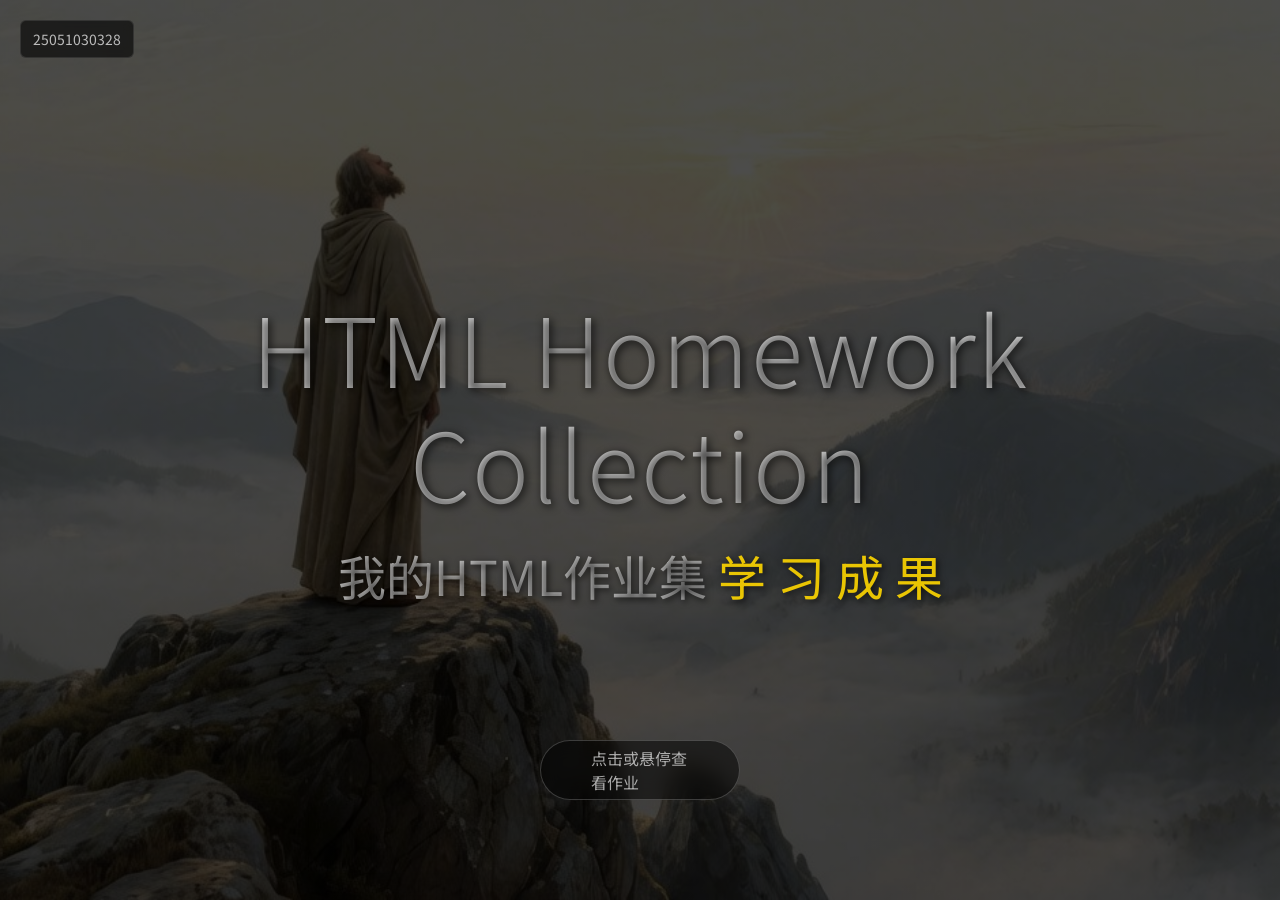
<file: index.html>
<!DOCTYPE html>
<html lang="zh-CN">
<head>
    <meta charset="UTF-8">
    <meta name="viewport" content="width=device-width, initial-scale=1.0">
    <title>我的HTML作业集</title>
    <style>
        * {
            margin: 0;
            padding: 0;
            box-sizing: border-box;
        }

        body {
            font-family: 'Noto Sans SC', 'Segoe UI', sans-serif;
            background: 
                linear-gradient(rgba(0, 0, 0, 0.7), rgba(0, 0, 0, 0.7)),
                url('background-photo.jpg') center/cover fixed;
            min-height: 100vh;
            color: #e0e0e0;
            overflow-x: hidden;
            position: relative;
        }

        .stars-container {
            position: fixed;
            top: 0;
            left: 0;
            width: 100%;
            height: 100%;
            pointer-events: none;
            z-index: 1;
        }

        .star {
            position: absolute;
            background-color: rgba(255, 255, 255, 0.9);
            border-radius: 50%;
            pointer-events: none;
        }

        .star.small {
            width: 1px;
            height: 1px;
            box-shadow: 0 0 2px rgba(255, 255, 255, 0.7);
        }

        .star.medium {
            width: 2px;
            height: 2px;
            box-shadow: 0 0 3px rgba(255, 255, 255, 0.8);
        }

        .star.large {
            width: 3px;
            height: 3px;
            box-shadow: 0 0 4px rgba(255, 255, 255, 0.9);
        }

        .student-id {
            position: fixed;
            top: 20px;
            left: 20px;
            font-size: 14px;
            color: #bbb;
            padding: 8px 12px;
            background: rgba(0, 0, 0, 0.6);
            border-radius: 6px;
            border: 1px solid rgba(255, 255, 255, 0.1);
            z-index: 10;
            backdrop-filter: blur(5px);
        }

        .text-background {
            position: fixed;
            top: 0;
            left: 0;
            width: 100%;
            height: 100%;
            display: flex;
            flex-direction: column;
            justify-content: center;
            align-items: center;
            z-index: 2;
            pointer-events: none;
        }

        .background-text {
            text-align: center;
            width: 100%;
            padding: 20px;
        }

        .background-english {
            font-size: 6rem;
            font-weight: 300;
            line-height: 1.2;
            letter-spacing: 2px;
            text-shadow: 2px 2px 8px rgba(0, 0, 0, 0.8);
            animation: englishFlow 15s ease-in-out infinite alternate;
            background: linear-gradient(45deg, 
                rgba(255, 255, 255, 0.9) 0%, 
                rgba(255, 255, 255, 0.7) 50%, 
                rgba(255, 255, 255, 0.9) 100%);
            -webkit-background-clip: text;
            background-clip: text;
            color: transparent;
        }

        .background-chinese {
            font-size: 3rem;
            font-weight: 400;
            line-height: 1.5;
            margin-top: 20px;
            animation: chineseFlow 12s ease-in-out infinite alternate;
            text-shadow: 2px 2px 6px rgba(0, 0, 0, 0.7);
            background: linear-gradient(45deg, 
                rgba(255, 255, 255, 0.8) 0%, 
                rgba(255, 255, 255, 0.6) 50%, 
                rgba(255, 255, 255, 0.8) 100%);
            -webkit-background-clip: text;
            background-clip: text;
            color: transparent;
        }

        /* 涟漪扩散效果 */
        .ripple-style {
            display: inline-block;
            position: relative;
        }

        .ripple-style .quan, 
        .ripple-style .li, 
        .ripple-style .yi, 
        .ripple-style .zhi {
            display: inline-block;
            position: relative;
            color: rgba(255, 215, 0, 0.9);
            animation: rippleEffect 3s ease-in-out infinite;
        }

        .ripple-style .quan { animation-delay: 0s; }
        .ripple-style .li { animation-delay: 0.3s; }
        .ripple-style .yi { animation-delay: 0.6s; }
        .ripple-style .zhi { animation-delay: 0.9s; }

        @keyframes rippleEffect {
            0%, 100% {
                transform: scale(1);
                opacity: 0.8;
                text-shadow: 0 0 0 rgba(255, 215, 0, 0);
            }
            50% {
                transform: scale(1.2);
                opacity: 1;
                text-shadow: 0 0 20px rgba(255, 215, 0, 0.5);
            }
        }

        .hover-area {
            position: fixed;
            bottom: 100px;
            left: 50%;
            transform: translateX(-50%);
            width: 200px;
            height: 60px;
            background: rgba(0, 0, 0, 0.5);
            backdrop-filter: blur(10px);
            z-index: 5;
            cursor: pointer;
            border-radius: 30px;
            transition: all 0.5s ease;
            border: 1px solid rgba(255, 255, 255, 0.2);
        }

        .hover-area:hover {
            background: rgba(0, 0, 0, 0.7);
            border-color: rgba(255, 255, 255, 0.3);
            box-shadow: 0 0 30px rgba(255, 255, 255, 0.2);
            transform: translateX(-50%) scale(1.05);
        }

        .hover-area:hover .hover-text {
            opacity: 1;
            color: #fff;
        }

        .hover-text {
            position: absolute;
            top: 50%;
            left: 50%;
            transform: translate(-50%, -50%);
            color: rgba(255, 255, 255, 0.8);
            font-size: 16px;
            opacity: 0.8;
            transition: all 0.5s ease;
            pointer-events: none;
        }

        .nav-popup {
            position: fixed;
            top: 50%;
            left: 50%;
            transform: translate(-50%, -50%) scale(0);
            width: 700px;
            max-height: 80vh;
            background: rgba(0, 0, 0, 0.85);
            backdrop-filter: blur(20px);
            border-radius: 15px;
            border: 1px solid rgba(255, 255, 255, 0.1);
            box-shadow: 0 20px 60px rgba(0, 0, 0, 0.8);
            z-index: 100;
            overflow: hidden;
            opacity: 0;
            transition: all 0.6s cubic-bezier(0.4, 0, 0.2, 1);
        }

        .nav-popup.active {
            opacity: 1;
            transform: translate(-50%, -50%) scale(1);
        }

        .popup-header {
            padding: 20px 30px;
            border-bottom: 1px solid rgba(255, 255, 255, 0.1);
            display: flex;
            justify-content: space-between;
            align-items: center;
            background: rgba(0, 0, 0, 0.5);
        }

        .popup-title {
            font-size: 24px;
            color: #fff;
            font-weight: 500;
        }

        .close-popup {
            background: none;
            border: none;
            color: #bbb;
            font-size: 20px;
            cursor: pointer;
            padding: 5px;
            border-radius: 50%;
            width: 30px;
            height: 30px;
            display: flex;
            align-items: center;
            justify-content: center;
            transition: all 0.3s ease;
        }

        .close-popup:hover {
            background: rgba(255, 255, 255, 0.1);
            color: #fff;
        }

        .popup-content {
            padding: 30px;
            max-height: 60vh;
            overflow-y: auto;
        }

        .homework-list {
            display: grid;
            grid-template-columns: repeat(auto-fill, minmax(220px, 1fr));
            gap: 20px;
            margin-bottom: 30px;
        }

        .homework-card {
            background: rgba(255, 255, 255, 0.08);
            border-radius: 8px;
            padding: 20px;
            border: 1px solid rgba(255, 255, 255, 0.1);
            transition: all 0.3s ease;
            cursor: pointer;
            text-align: center;
            backdrop-filter: blur(5px);
            position: relative;
        }

        .homework-card:hover {
            background: rgba(255, 255, 255, 0.15);
            border-color: rgba(255, 255, 255, 0.3);
            transform: translateY(-5px);
            box-shadow: 0 10px 20px rgba(0, 0, 0, 0.3);
        }

        .homework-card a {
            color: #ccc;
            text-decoration: none;
            font-size: 16px;
            display: block;
        }

        .homework-card a:hover {
            color: #ffd700;
        }

        .folder-badge {
            position: absolute;
            top: 10px;
            right: 10px;
            background: rgba(255, 215, 0, 0.2);
            color: #ffd700;
            font-size: 12px;
            padding: 2px 8px;
            border-radius: 12px;
            border: 1px solid rgba(255, 215, 0, 0.3);
        }

        .file-badge {
            position: absolute;
            top: 10px;
            right: 10px;
            background: rgba(100, 200, 255, 0.2);
            color: #64c8ff;
            font-size: 12px;
            padding: 2px 8px;
            border-radius: 12px;
            border: 1px solid rgba(100, 200, 255, 0.3);
        }

        .instructions {
            margin-top: 30px;
            padding: 20px;
            background: rgba(255, 255, 255, 0.08);
            border-radius: 8px;
            border: 1px solid rgba(255, 255, 255, 0.1);
            backdrop-filter: blur(5px);
        }

        .instructions h3 {
            color: #fff;
            margin-bottom: 15px;
            font-size: 18px;
        }

        .instructions h4 {
            color: #ddd;
            margin: 20px 0 10px 0;
            font-size: 16px;
        }

        .instructions p {
            color: #bbb;
            line-height: 1.6;
            margin-bottom: 10px;
        }

        .instructions code {
            background: rgba(255, 255, 255, 0.1);
            padding: 2px 6px;
            border-radius: 4px;
            font-family: 'Courier New', monospace;
            color: #ffd700;
        }

        .instructions ol, .instructions ul {
            margin-left: 20px;
            color: #bbb;
            line-height: 1.6;
        }

        .instructions li {
            margin-bottom: 8px;
        }

        .structure-tree {
            background: rgba(0, 0, 0, 0.3);
            border-radius: 6px;
            padding: 15px;
            margin: 10px 0;
            font-family: 'Courier New', monospace;
            color: #64c8ff;
        }

        .popup-overlay {
            position: fixed;
            top: 0;
            left: 0;
            width: 100%;
            height: 100%;
            background: rgba(0, 0, 0, 0.6);
            backdrop-filter: blur(5px);
            z-index: 99;
            opacity: 0;
            visibility: hidden;
            transition: all 0.5s ease;
        }

        .popup-overlay.active {
            opacity: 1;
            visibility: visible;
        }

        .mouse-trail {
            position: fixed;
            top: 0;
            left: 0;
            width: 100%;
            height: 100%;
            pointer-events: none;
            z-index: 2;
        }

        .trail-dot {
            position: absolute;
            width: 6px;
            height: 6px;
            background: rgba(255, 255, 255, 0.6);
            border-radius: 50%;
            pointer-events: none;
            box-shadow: 0 0 10px rgba(255, 255, 255, 0.5);
            transition: transform 0.2s ease-out, opacity 1s ease-out;
        }

        @keyframes englishFlow {
            0% {
                transform: translateY(0) scale(1);
                filter: blur(2px);
            }
            25% {
                transform: translateY(-10px) scale(1.02);
                filter: blur(1px);
            }
            50% {
                transform: translateY(5px) scale(0.98);
                filter: blur(0.5px);
            }
            75% {
                transform: translateY(-5px) scale(1.01);
                filter: blur(1.5px);
            }
            100% {
                transform: translateY(0) scale(1);
                filter: blur(2px);
            }
        }

        @keyframes chineseFlow {
            0% {
                transform: translateX(0) scale(1);
                filter: blur(1.5px);
            }
            33% {
                transform: translateX(10px) scale(0.99);
                filter: blur(0.5px);
            }
            66% {
                transform: translateX(-10px) scale(1.01);
                filter: blur(1px);
            }
            100% {
                transform: translateX(0) scale(1);
                filter: blur(1.5px);
            }
        }

        @media (max-width: 1024px) {
            .background-english {
                font-size: 5rem;
            }
            
            .background-chinese {
                font-size: 2.5rem;
            }
            
            .nav-popup {
                width: 80%;
            }
        }

        @media (max-width: 768px) {
            .background-english {
                font-size: 3rem;
            }
            
            .background-chinese {
                font-size: 1.5rem;
            }
            
            .nav-popup {
                width: 90%;
                max-height: 70vh;
            }
            
            .homework-list {
                grid-template-columns: 1fr;
            }
            
            .student-id {
                top: 10px;
                left: 10px;
                font-size: 12px;
                padding: 6px 10px;
            }
        }
    </style>
    <link href="https://fonts.googleapis.com/css2?family=Noto+Sans+SC:wght@300;400;500&display=swap" rel="stylesheet">
</head>
<body>
    <div class="student-id">25051030328</div>
    
    <div class="text-background" id="textBackground">
        <div class="background-text">
            <div class="background-english" id="backgroundEnglish">HTML Homework Collection</div>
            <div class="background-chinese" id="backgroundChinese">
                我的HTML作业集
                <span class="ripple-style" id="dynamicText">
                    <span class="quan">学</span>
                    <span class="li">习</span>
                    <span class="yi">成</span>
                    <span class="zhi">果</span>
                </span>
            </div>
        </div>
    </div>
    
    <div class="stars-container" id="starsContainer"></div>
    <div class="mouse-trail" id="mouseTrail"></div>
    
    <div class="hover-area" id="hoverArea">
        <div class="hover-text">点击或悬停查看作业</div>
    </div>
    
    <div class="popup-overlay" id="popupOverlay"></div>
    
    <div class="nav-popup" id="navPopup">
        <div class="popup-header">
            <h3 class="popup-title">我的HTML作业</h3>
            <button class="close-popup" id="closePopup">×</button>
        </div>
        <div class="popup-content">
    <div id="homeworkList" class="homework-list"></div> 
    <div class="instructions">                           
    </div>
</div>
        <div class="popup-content">


    <script>
        // 星点系统
        class EnhancedStarSystem {
            constructor(container) {
                this.container = container;
                this.totalStarCount = 150;
                this.activeStars = 0;
                this.starPool = [];
                this.isRunning = true;
                this.maxConcurrentStars = 30;
                this.starGenerationInterval = null;
            }
            
            init() {
                for (let i = 0; i < this.totalStarCount; i++) {
                    const star = document.createElement('div');
                    star.style.position = 'absolute';
                    star.style.borderRadius = '50%';
                    star.style.pointerEvents = 'none';
                    star.style.opacity = '0';
                    star.style.transform = 'scale(0)';
                    
                    this.container.appendChild(star);
                    this.starPool.push({
                        element: star,
                        active: false,
                        size: null,
                        x: 0,
                        y: 0
                    });
                }
                
                this.startStarGeneration();
                
                this.starGenerationInterval = setInterval(() => {
                    this.generateBatchOfStars();
                }, 100);
            }
            
            getRandomPosition() {
                return {
                    x: Math.random() * 100,
                    y: Math.random() * 100
                };
            }
            
            getRandomSize() {
                const rand = Math.random();
                if (rand < 0.7) return 'small';
                if (rand < 0.9) return 'medium';
                return 'large';
            }
            
            getSizeProperties(size) {
                const sizes = {
                    small: { width: 1, height: 1, boxShadow: '0 0 2px rgba(255, 255, 255, 0.7)' },
                    medium: { width: 2, height: 2, boxShadow: '0 0 3px rgba(255, 255, 255, 0.8)' },
                    large: { width: 3, height: 3, boxShadow: '0 0 4px rgba(255, 255, 255, 0.9)' }
                };
                return sizes[size];
            }
            
            activateStar(star) {
                const size = this.getRandomSize();
                const pos = this.getRandomPosition();
                const sizeProps = this.getSizeProperties(size);
                
                const fadeInDuration = 500 + Math.random() * 800;
                const stayDuration = 800 + Math.random() * 1200;
                const fadeOutDuration = 400 + Math.random() * 600;
                const delay = Math.random() * 300;
                
                star.element.className = `star ${size}`;
                star.element.style.left = `${pos.x}%`;
                star.element.style.top = `${pos.y}%`;
                star.element.style.width = `${sizeProps.width}px`;
                star.element.style.height = `${sizeProps.height}px`;
                star.element.style.boxShadow = sizeProps.boxShadow;
                star.element.style.background = 'rgba(255, 255, 255, 0.9)';
                
                star.active = true;
                star.size = size;
                star.x = pos.x;
                star.y = pos.y;
                this.activeStars++;
                
                const sequence = [
                    { opacity: 0, transform: 'scale(0)', offset: 0 },
                    { opacity: 1, transform: 'scale(1)', offset: 0.4 },
                    { opacity: 1, transform: 'scale(1.1)', offset: 0.6 },
                    { opacity: 0.8, transform: 'scale(1)', offset: 0.8 },
                    { opacity: 0, transform: 'scale(0)', offset: 1 }
                ];
                
                const duration = fadeInDuration + stayDuration + fadeOutDuration;
                const keyframeTimes = [
                    0,
                    fadeInDuration / duration,
                    (fadeInDuration + stayDuration * 0.4) / duration,
                    (fadeInDuration + stayDuration * 0.8) / duration,
                    1
                ];
                
                const adjustedSequence = sequence.map((frame, index) => ({
                    ...frame,
                    offset: keyframeTimes[index]
                }));
                
                setTimeout(() => {
                    if (!this.isRunning) return;
                    
                    const animation = star.element.animate(adjustedSequence, {
                        duration: duration,
                        easing: 'cubic-bezier(0.4, 0, 0.2, 1)'
                    });
                    
                    animation.onfinish = () => {
                        star.active = false;
                        star.element.style.opacity = '0';
                        star.element.style.transform = 'scale(0)';
                        this.activeStars--;
                        
                        if (this.isRunning) {
                            const nextDelay = 300 + Math.random() * 1500;
                            setTimeout(() => this.activateStar(star), nextDelay);
                        }
                    };
                }, delay);
            }
            
            generateBatchOfStars() {
                if (!this.isRunning) return;
                
                if (this.activeStars < this.maxConcurrentStars) {
                    const neededStars = Math.min(5, this.maxConcurrentStars - this.activeStars);
                    
                    for (let i = 0; i < neededStars; i++) {
                        const availableStars = this.starPool.filter(star => !star.active);
                        if (availableStars.length > 0) {
                            const randomStar = availableStars[Math.floor(Math.random() * availableStars.length)];
                            this.activateStar(randomStar);
                        } else {
                            break;
                        }
                    }
                }
            }
            
            startStarGeneration() {
                const initialActiveStars = Math.min(15, this.maxConcurrentStars);
                
                for (let i = 0; i < initialActiveStars; i++) {
                    setTimeout(() => {
                        const availableStars = this.starPool.filter(star => !star.active);
                        if (availableStars.length > 0) {
                            const randomStar = availableStars[Math.floor(Math.random() * availableStars.length)];
                            this.activateStar(randomStar);
                        }
                    }, i * 100);
                }
            }
            
            stop() {
                this.isRunning = false;
                if (this.starGenerationInterval) {
                    clearInterval(this.starGenerationInterval);
                }
            }
        }
        
        // 鼠标轨迹效果
        class MouseTrailEffect {
            constructor(container) {
                this.container = container;
                this.trailLength = 20;
                this.trailPoints = [];
                this.trailDots = [];
                this.lastMouseX = 0;
                this.lastMouseY = 0;
                this.trailAnimation = null;
                
                this.init();
            }
            
            init() {
                for (let i = 0; i < this.trailLength; i++) {
                    const dot = document.createElement('div');
                    dot.className = 'trail-dot';
                    dot.style.opacity = '0';
                    dot.style.transform = 'scale(0)';
                    this.container.appendChild(dot);
                    this.trailDots.push(dot);
                }
                
                window.addEventListener('mousemove', (e) => this.onMouseMove(e));
                this.startAnimation();
            }
            
            onMouseMove(e) {
                this.lastMouseX = e.clientX;
                this.lastMouseY = e.clientY;
                
                this.trailPoints.unshift({ x: e.clientX, y: e.clientY });
                if (this.trailPoints.length > this.trailLength) {
                    this.trailPoints.pop();
                }
            }
            
            startAnimation() {
                const animate = () => {
                    for (let i = 0; i < this.trailDots.length; i++) {
                        const dot = this.trailDots[i];
                        if (i < this.trailPoints.length) {
                            const point = this.trailPoints[i];
                            const scale = 1 - (i / this.trailLength) * 0.7;
                            const opacity = 1 - (i / this.trailLength) * 0.9;
                            
                            dot.style.left = `${point.x}px`;
                            dot.style.top = `${point.y}px`;
                            dot.style.opacity = opacity;
                            dot.style.transform = `scale(${scale})`;
                            
                            const colorValue = Math.floor(255 - (i / this.trailLength) * 100);
                            dot.style.background = `rgba(${colorValue}, ${colorValue}, 255, 0.7)`;
                        } else {
                            dot.style.opacity = '0';
                        }
                    }
                    
                    this.trailAnimation = requestAnimationFrame(animate);
                };
                
                animate();
            }
            
            stop() {
                if (this.trailAnimation) {
                    cancelAnimationFrame(this.trailAnimation);
                }
            }
        }
        
        // 增强的HTML作业管理器
        class EnhancedHomeworkManager {
            constructor() {
                this.popup = document.getElementById('navPopup');
                this.overlay = document.getElementById('popupOverlay');
                this.closeBtn = document.getElementById('closePopup');
                this.homeworkList = document.getElementById('homeworkList');
                this.isOpen = false;
                
                this.init();
            }
            
            init() {
                this.loadHomeworkData();
                this.setupEventListeners();
            }
            
            // HTML作业数据 - 支持单文件和多文件作业
            //
            //
            //
            //在这里创建作业按钮
            //
            //
            //
            //
            loadHomeworkData() {
                const homeworks = [
                    {
                        name: "练习一：十四届全国人大四次会议新闻报道", 
                        url: "homeworks/practice_one.html", 
                        type: "single"
                    },
                    {
                        name: "练习三:Claude Code介绍", 
                        url: "homeworks/practice_two/index.html", 
                        type: "folder" 
                    },
                    {
                        name:"练习四:如何培养认真严谨的习惯",
                        url:"homeworks/practice_four/index.html",
                        type:"folder"
                    },
                    {
                        name:"练习五:制作渐变色的网页",
                        url:"homeworks/practice_five.html",
                        type:"single"
                    },
                    {
                        name:"练习六：调整图片位置",
                            url:"homeworks/practice_six/index.html",
                            type:"folder"
                    },
                    {
                        name:"练习七：网站注册",
                        url:"homeworks/practice_seven/index.html",
                        type:"folder"
                    },
                    {
                        name:"大作业",
                        url:"homeworks/大作业/主页面.html",
                        type:"folder"
                    }
                    
                ];
                
                this.renderHomeworks(homeworks);
            }
            
            renderHomeworks(homeworks) {
                this.homeworkList.innerHTML = '';
                
                if (homeworks.length === 0) {
                    this.homeworkList.innerHTML = '<p style="color: #888; text-align: center; grid-column: 1 / -1;">还没有添加HTML作业，请查看下方添加方法</p>';
                    return;
                }
                
                homeworks.forEach(homework => {
                    const card = this.createHomeworkCard(homework);
                    this.homeworkList.appendChild(card);
                });
            }
            
            createHomeworkCard(homework) {
                const card = document.createElement('div');
                card.className = 'homework-card';
                
                // 根据作业类型添加徽章
                const badge = document.createElement('span');
                badge.className = homework.type === 'folder' ? 'folder-badge' : 'file-badge';
                badge.textContent = homework.type === 'folder' ? '文件夹' : '单文件';
                card.appendChild(badge);
                
                const link = document.createElement('a');
                link.href = homework.url;
                link.textContent = homework.name;
                link.target = "_blank";
                link.title = homework.type === 'folder' ? '多文件作业（包含CSS、HTML、图片等）' : '单文件作业';
                
                card.appendChild(link);
                
                // 添加点击事件
                card.addEventListener('click', (e) => {
                    if (!e.target.matches('a')) {
                        window.open(homework.url, '_blank');
                    }
                });
                
                return card;
            }
            
            // 添加新作业的方法（增强版）
            addNewHomework(name, url, type = 'single') {
                const newHomework = { 
                    name: name, 
                    url: url, 
                    type: type 
                };
                
                // 获取当前作业列表
                const homeworks = this.getCurrentHomeworks();
                
                // 添加新作业
                homeworks.push(newHomework);
                
                // 重新渲染列表
                this.renderHomeworks(homeworks);
                
                // 保存到localStorage
                this.saveToLocalStorage(homeworks);
                
                console.log(`已添加作业: ${name} (类型: ${type})`);
            }
            
            getCurrentHomeworks() {
                const cards = this.homeworkList.querySelectorAll('.homework-card');
                const homeworks = [];
                
                cards.forEach(card => {
                    const link = card.querySelector('a');
                    const badge = card.querySelector('.folder-badge, .file-badge');
                    
                    if (link) {
                        const type = badge && badge.classList.contains('folder-badge') ? 'folder' : 'single';
                        homeworks.push({
                            name: link.textContent,
                            url: link.href,
                            type: type
                        });
                    }
                });
                
                return homeworks;
            }
            
            saveToLocalStorage(homeworks) {
                try {
                    localStorage.setItem('myHomeworks', JSON.stringify(homeworks));
                } catch (e) {
                    console.log('无法保存到本地存储:', e);
                }
            }
            
            loadFromLocalStorage() {
                try {
                    const savedHomeworks = localStorage.getItem('myHomeworks');
                    if (savedHomeworks) {
                        return JSON.parse(savedHomeworks);
                    }
                } catch (e) {
                    console.log('无法从本地存储加载:', e);
                }
                return null;
            }
            
            setupEventListeners() {
                this.closeBtn.addEventListener('click', () => this.close());
                this.overlay.addEventListener('click', () => this.close());
                
                document.addEventListener('keydown', (e) => {
                    if (e.key === 'Escape' && this.isOpen) {
                        this.close();
                    }
                });
            }
            
            open() {
                this.popup.classList.add('active');
                this.overlay.classList.add('active');
                this.isOpen = true;
                document.body.style.overflow = 'hidden';
            }
            
            close() {
                this.popup.classList.remove('active');
                this.overlay.classList.remove('active');
                this.isOpen = false;
                document.body.style.overflow = '';
            }
            
            toggle() {
                if (this.isOpen) {
                    this.close();
                } else {
                    this.open();
                }
            }
        }
        
        // 背景文字效果
        class BackgroundTextEffect {
            constructor(englishElement, chineseElement) {
                this.englishElement = englishElement;
                this.chineseElement = chineseElement;
                this.init();
            }
            
            init() {
                window.addEventListener('mousemove', (e) => this.onMouseMove(e));
            }
            
            onMouseMove(e) {
                const windowWidth = window.innerWidth;
                const windowHeight = window.innerHeight;
                const mouseX = e.clientX;
                const mouseY = e.clientY;
                
                const moveX = ((mouseX / windowWidth) - 0.5) * 30;
                const moveY = ((mouseY / windowHeight) - 0.5) * 30;
                
                this.englishElement.style.transform = `translate(${moveX}px, ${moveY}px)`;
                this.chineseElement.style.transform = `translate(${-moveX * 0.5}px, ${-moveY * 0.5}px)`;
            }
        }
        
        // 页面加载完成后初始化所有组件
        document.addEventListener('DOMContentLoaded', function() {
            console.log('增强版HTML作业管理器页面加载完成');
            
            // 初始化星点系统
            const starContainer = document.getElementById('starsContainer');
            const starSystem = new EnhancedStarSystem(starContainer);
            starSystem.init();
            
            // 初始化鼠标轨迹效果
            const mouseTrailContainer = document.getElementById('mouseTrail');
            const mouseTrail = new MouseTrailEffect(mouseTrailContainer);
            
            // 初始化背景文字效果
            const backgroundEnglish = document.getElementById('backgroundEnglish');
            const backgroundChinese = document.getElementById('backgroundChinese');
            const textBackgroundEffect = new BackgroundTextEffect(backgroundEnglish, backgroundChinese);
            
            // 初始化增强版HTML作业管理器
            const homeworkManager = new EnhancedHomeworkManager();
            const hoverArea = document.getElementById('hoverArea');
            
            // 悬停区域交互
            let hoverTimer = null;
            let hoverActive = false;
            
            hoverArea.addEventListener('mouseenter', () => {
                if (!hoverActive) {
                    hoverActive = true;
                    hoverTimer = setTimeout(() => {
                        homeworkManager.open();
                    }, 500);
                }
            });
            
            hoverArea.addEventListener('mouseleave', () => {
                if (hoverActive && !homeworkManager.isOpen) {
                    clearTimeout(hoverTimer);
                    hoverActive = false;
                }
            });
            
            hoverArea.addEventListener('click', (e) => {
                e.stopPropagation();
                homeworkManager.toggle();
            });
            
            // 在window对象上暴露增强的addHomework方法
            window.addHomework = function(name, url, type = 'single') {
                homeworkManager.addNewHomework(name, url, type);
            };
            
            
            
            console.log('增强版HTML作业管理器已初始化');
            console.log('添加新作业的方法: addHomework("作业名称", "文件路径.html", "类型")');
            console.log('类型: "single" 表示单文件作业, "folder" 表示多文件作业');
            
            // 页面卸载时清理资源
            window.addEventListener('beforeunload', function() {
                starSystem.stop();
                mouseTrail.stop();
            });
        });
    </script>
</body>
</html>
</file>
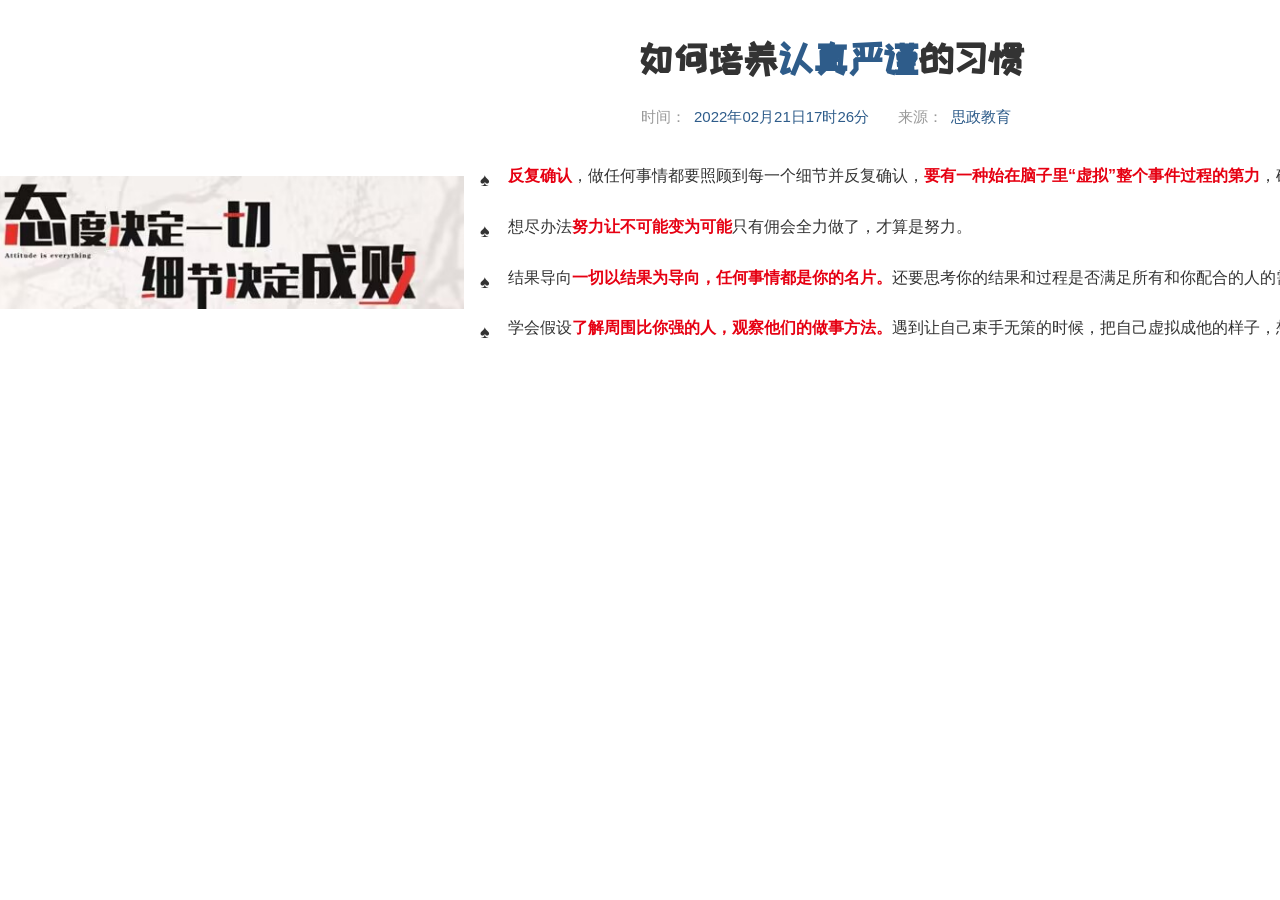
<file: homeworks/practice_four/index.html>
<!DOCTYPE html>
<html lang="zh-CN">
<head>
<meta charset="UTF-8">
<title>如何培养认真严谨的习惯</title>

<link href="https://fonts.googleapis.com/css2?family=ZCOOL+KuaiLe&display=swap" rel="stylesheet">

<style>
    * {
        margin: 0;
        padding: 0;
        box-sizing: border-box;
    }

    body {
        font-family: "Microsoft YaHei", sans-serif;
        background-color: #fff;
        padding: 40px;
        color: #333;
    }

    .container {
        max-width: 1200px;
        margin-left: -60px;/*这个应该是将整体像左移动60px，不然文字显示不全*/
        margin-right: auto;
    }

    .mybox {
        display: flex;
        gap: 60px;
        align-items: stretch;
    }

    .img-box {
        flex: 0 0 440px;
        display: flex;
        align-items: center;
        justify-content: center;
        margin-top: 80px;/*这个应该是将我设置的图片容器距离容器顶部80px，目的是为了尽量使图片文字同一水平*/
    }

    .img-box img {
        width: 120%;
        height: 120%;/*为了让图片更大点*/
        object-fit: contain;
        display: block;
    }

    .text-box {
        flex: 1;
        display: flex;
        flex-direction: column;
        min-width: 0;
    }

    .title {
        text-align: center;
        font-family: 'ZCOOL KuaiLe', cursive;
        font-size: 38px;
        font-weight: bold;
        margin-bottom: 30px;
    }

    .title span {
        color: #2E5C8A;
        font-family: 'ZCOOL KuaiLe', cursive;
    }

    .time {
        text-align: center;
        font-size: 15px;
        margin-bottom: 35px;
    }

    .time .gray {
        color: #999;
    }

    .time .blue {
        color: #2E5C8A;
        margin: 0 8px;
    }

    .list {
        list-style: none;
        padding-left: 0;
        margin: 0;
    }

    .list li {
        position: relative;
        padding-left: 28px;
        margin-bottom: 22px;
        font-size: 16px;
        line-height: 1.8;
        white-space: nowrap;
    }

    .list li::before {
        content: "♠";/*用图片还要调整大小，这里直接用特殊符号吧*/
        position: absolute;
        left: 0;
        top: 2px;
        font-size: 18px;
        font-weight: bold;
    }

    .red {
        color: #E60012;
        font-weight: bold;
    }
</style>
</head>
<body>

<div class="container">
    <div class="mybox">

        <div class="img-box">
            <img src="image.jpg" alt="态度决定一切 细节决定成败">
        </div>

        <div class="text-box">
            <h1 class="title">如何培养<span>认真严谨</span>的习惯</h1>

            <div class="time">
                <span class="gray">时间：</span><span class="blue">2022年02月21日17时26分</span>
                &nbsp;&nbsp;&nbsp;
                <span class="gray">来源：</span><span class="blue">思政教育</span>
            </div>

            <ul class="list">
                <li><span class="red">反复确认</span>，做任何事情都要照顾到每一个细节并反复确认，<span class="red">要有一种始在脑子里“虚拟”整个事件过程的第力</span>，确保所有的节点都正常。</li>
                <li>想尽办法<span class="red">努力让不可能变为可能</span>只有佣会全力做了，才算是努力。</li>
                <li>结果导向<span class="red">一切以结果为导向，任何事情都是你的名片。</span>还要思考你的结果和过程是否满足所有和你配合的人的需求。</li>
                <li>学会假设<span class="red">了解周围比你强的人，观察他们的做事方法。</span>遇到让自己束手无策的时候，把自己虚拟成他的样子，想想他会怎么做。</li>
            </ul>
        </div>

    </div>
</div>

</body>
</html>
</file>
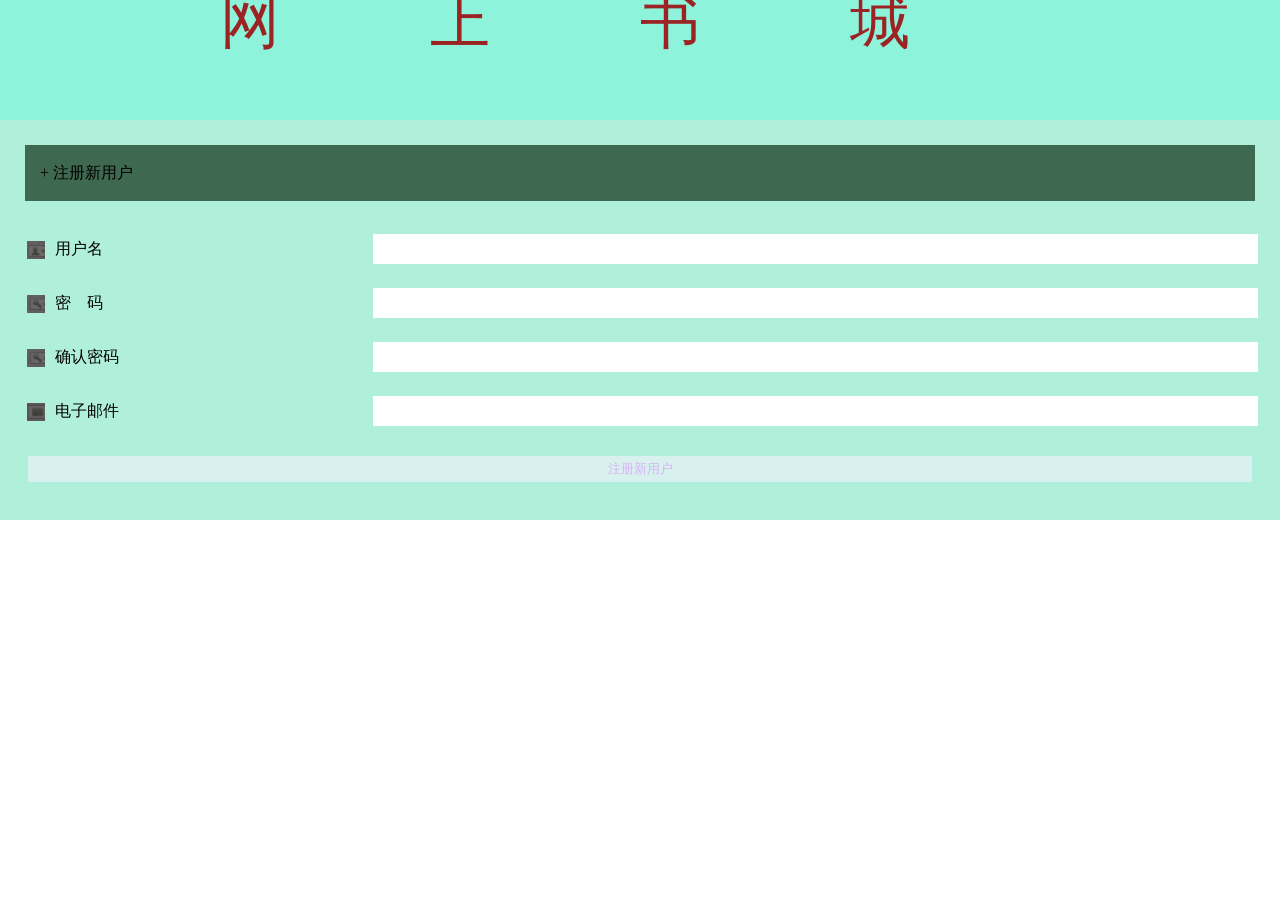
<file: homeworks/practice_seven/index.html>
<!DOCTYPE html>
<html lang="zh-CN">
<head>
    <meta charset="UTF-8">
    <title>作业七——用户注册</title>

    <style>
        html, body {
            height: 100%;
            margin: 0;
            background-color: whitesmoke;
        }

        .the_first {
            min-height: 100vh;
            background-color: white;
        }

        .the_second {
            height: 120px;
            background-color: #8ef3db;
            color: rgb(155, 35, 35);
            text-align: center;
            line-height: 45px;
            font-size: 60px;
            letter-spacing: 150px;
        }
         .the_third {
            background-color: #3f6850;
            padding: 12px 15px;
            margin-bottom: 20px;
            line-height: 2;
        }
        .my_text {
            background-color: #b0f0db;
            padding: 25px;
        }

        .my_table {
            width: 100%;
        }
        .my_table td {
            padding: 10px 0;
            line-height: 1.8;
        }

        .my_label {
            width: 28%;
            white-space: nowrap;
            vertical-align: middle;
        }

        .my_picture {
            width: 18px;
            height: 18px;
            vertical-align: middle;
            margin-right: 6px;
        }

        .my_table input {
            width: 100%;
            height: 28px;
            border: 1px solid #b0efe0;
        }
        .the_last {
            width: 140px;
            height: 32px;
            background-color: #d8f1ef;
            color: #d8b3f3;
            border: none;
            
        }

    </style>
</head>
<body>

<div class="the_first">
    <div class="the_second">网上书城</div>

    <div class="my_text">
        <div class="the_third">+ 注册新用户</div>

        <form>
            <table class="my_table">




                <tr>
                    <td class="my_label">
                        <img class="my_picture" src="用户.jpg">
                        用户名
                    </td>
                    <td><input type="text"></td>
                </tr>





                
                <tr>
                    <td class="my_label">
                        <img class="my_picture" src="密码和确认密码.jpg">
                        密　码
                    </td>
                    <td><input type="password"></td>
                </tr>



                <tr>
                    <td class="my_label">
                        <img class="my_picture" src="密码和确认密码.jpg">
                        确认密码
                    </td>
                    <td><input type="password"></td>
                </tr>




                <tr>
                    <td class="my_label">
                        <img class="my_picture" src="电子邮件.jpg">
                        电子邮件
                    </td>
                    <td><input type="text"></td>
                </tr>




                <tr>
                    <td colspan="2" align="center" style="padding-top:15px;">
                        <input type="submit" value="注册新用户" class="the_last">
                    </td>
                </tr>




            </table>
        </form>
    </div>
</div>

</body>
</html>
</file>
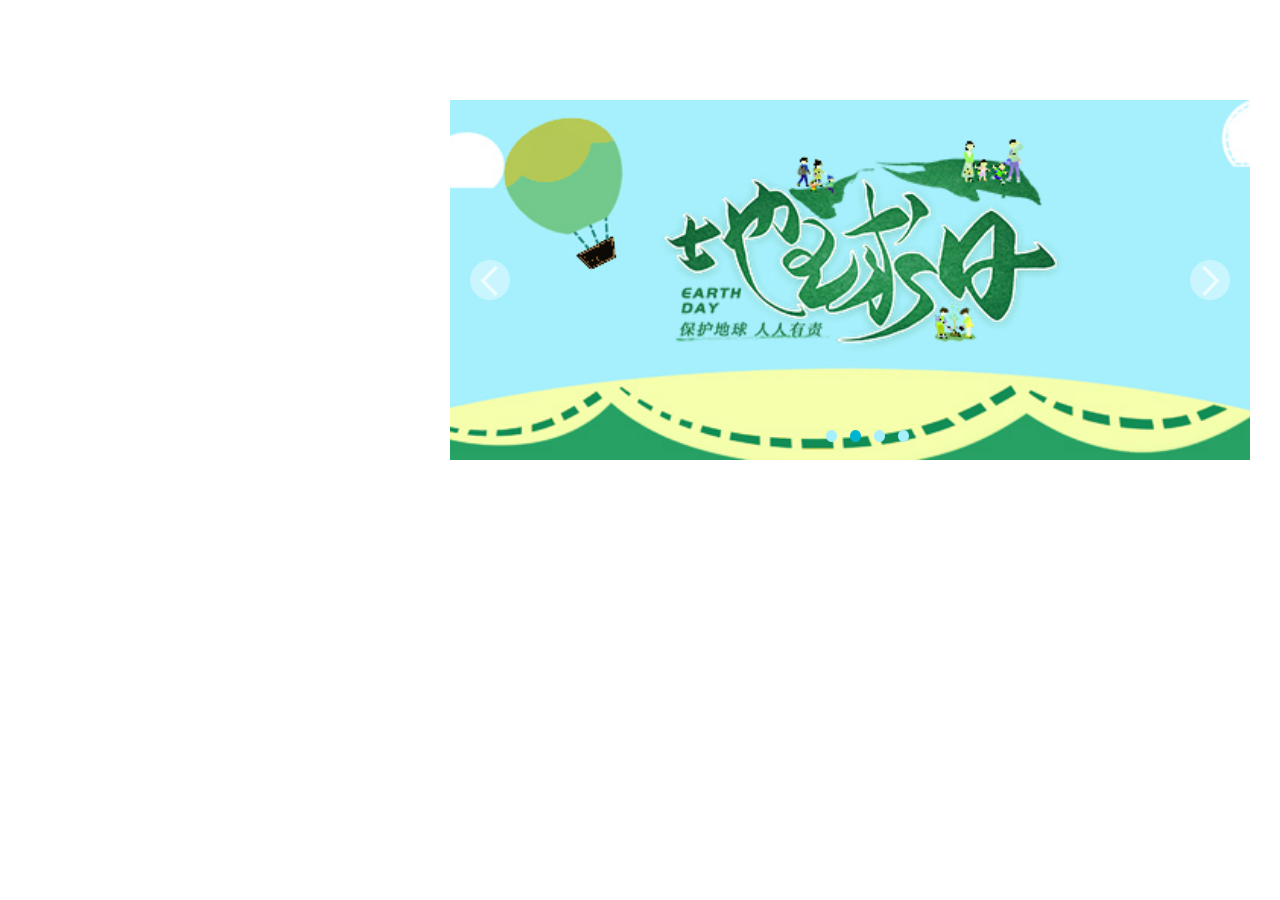
<file: homeworks/practice_six/index.html>
<!DOCTYPE html>
<html lang="en">
<head>
    <meta charset="UTF-8">
    <meta name="viewport" content="width=device-width, initial-scale=1.0">
    <title>作业六</title>
    <style>
        * {
            margin: 0; padding: 0; 
          }
        body { 
            background: white;
             }

        .mybackground {
            width: 800px;
            height: 360px;
            position: absolute;
            top: 100px;
            left: 450px;
            overflow: hidden;
            background: #ffffff;}
        




        .mybackground > img {
            width: 100%;
            height: 100%;
            object-fit: cover;
            display: block;
        }

        .theleft, .therigth {
            position: absolute;
            top: 50%;
            width: 40px;
            height: 40px;
            margin-top: -20px;  
        }
        .theleft {
            left: 20px;
        }
        .therigth {
            right: 20px; 
        }
        .theleft img, .therigth img {
            width: 100%; height: 100%;
        }

        .one, .two, .three, .four {
            position: absolute;
            width: 12px;
            height: 12px;
            bottom: 20px;       
            z-index: 10;}
        
       
        .one { 
            left: 376px; 
        }  
        .two { 
            left: 400px;
        }  
        .three { 
            left: 424px; 
        }
        .four { 
            left: 448px; 
        } 
        .one img, .two img, .three img, .four img { 
            width: 100%; height: 100%; 
        }
    </style>
</head>
<body>
    <div class="mybackground">
        <img src="banner1.jpg" alt="Banner">
        <div class="theleft"><img src="arrow1.png" ></div>
        <div class="therigth"><img src="arrow2.png" ></div>
        <div class="one"><img src="point1.png" ></div>
        <div class="two"><img src="point2.png" ></div>
        <div class="three"><img src="point1.png" ></div>
        <div class="four"><img src="point1.png" ></div>
        
    </div>
</body>
</html>
</file>
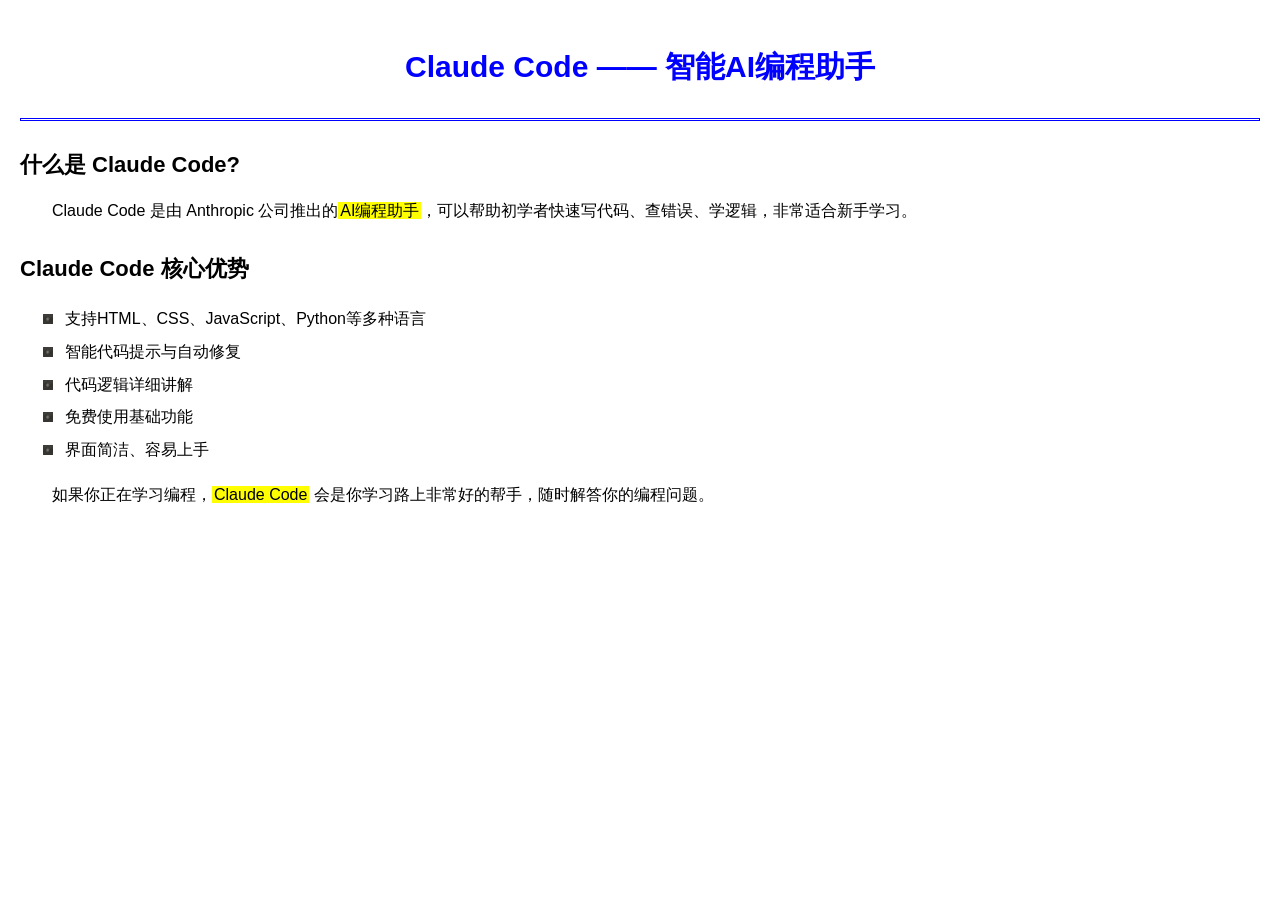
<file: homeworks/practice_two/index.html>
<!DOCTYPE html>
<html lang="zh-CN">
<head>
  <meta charset="UTF-8">
  <title>Claude Code介绍</title>
  <link rel="stylesheet" href="mycss.css">
</head>
<body>
  <h1 id="one-title">Claude Code —— 智能AI编程助手</h1>
  <hr style="color: blue; border: 1px solid blue; height: 1px;">

  <h2 class="two-title">什么是 Claude Code?</h2>
  <p>Claude Code 是由 Anthropic 公司推出的<span class="highlight">AI编程助手</span>，可以帮助初学者快速写代码、查错误、学逻辑，非常适合新手学习。</p>

  <h2 class="two-title">Claude Code 核心优势</h2>
  <ul>
    <li>支持HTML、CSS、JavaScript、Python等多种语言</li>
    <li>智能代码提示与自动修复</li>
    <li>代码逻辑详细讲解</li>
    <li>免费使用基础功能</li>
    <li>界面简洁、容易上手</li>
  </ul>

  <p>如果你正在学习编程，<span class="highlight">Claude Code</span> 会是你学习路上非常好的帮手，随时解答你的编程问题。</p>
</body>
</html>
</file>
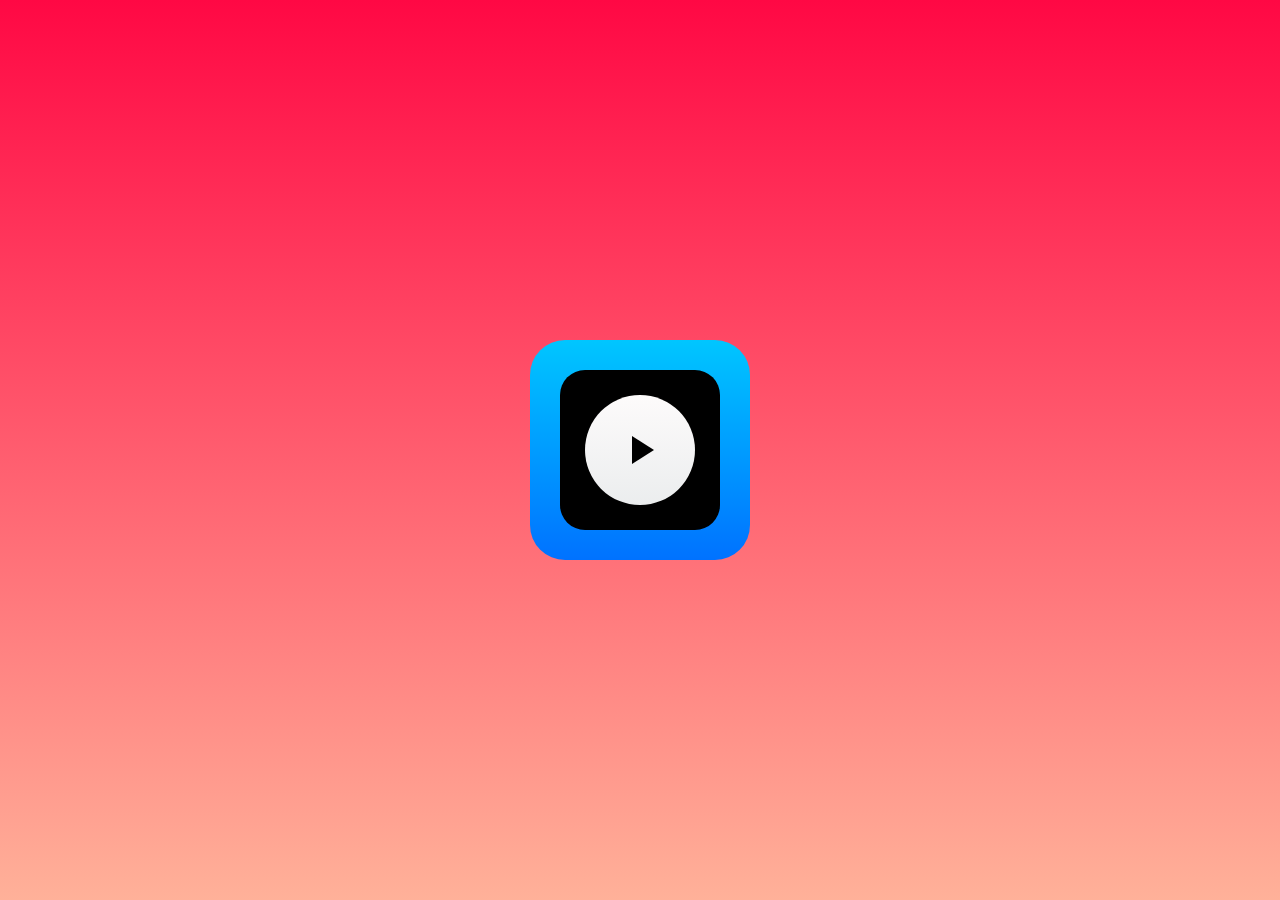
<file: homeworks/practice_five.html>
<!DOCTYPE html>
<html lang="zh-CN">
<head>
<meta charset="UTF-8">
<title>第五次作业
</title>
<style>
body {
    margin: 0;
    height: 100vh;
    display: flex;
    justify-content: center;
    align-items: center;
    background: linear-gradient(180deg, #ff0844, #ffb199);
}
.box1 {
    width: 220px;
    height: 220px;
    background: linear-gradient(180deg, #00c6ff, #0072ff);
    border-radius: 35px;
    display: flex;
    justify-content: center;
    align-items: center;
}
.box2 {
    width: 160px;
    height: 160px;
    background: #000;
    border-radius: 25px;
    display: flex;
    justify-content: center;
    align-items: center;
}
.box3 {
    width: 110px;
    height: 110px;
    background: linear-gradient(180deg, #fdfbfb, #ebedee);
    border-radius: 50%;
    display: flex;
    justify-content: center;
    align-items: center;
}
.triangle {
    width: 0;
    height: 0;
    border-top: 14px solid transparent;
    border-bottom: 14px solid transparent;
    border-left: 22px solid #000;
    margin-left: 5px;
}
</style>
</head>
<body>
<div class="box1">
    <div class="box2">
        <div class="box3">
            <div class="triangle"></div>
        </div>
    </div>
</div>
</body>
</html>
</file>
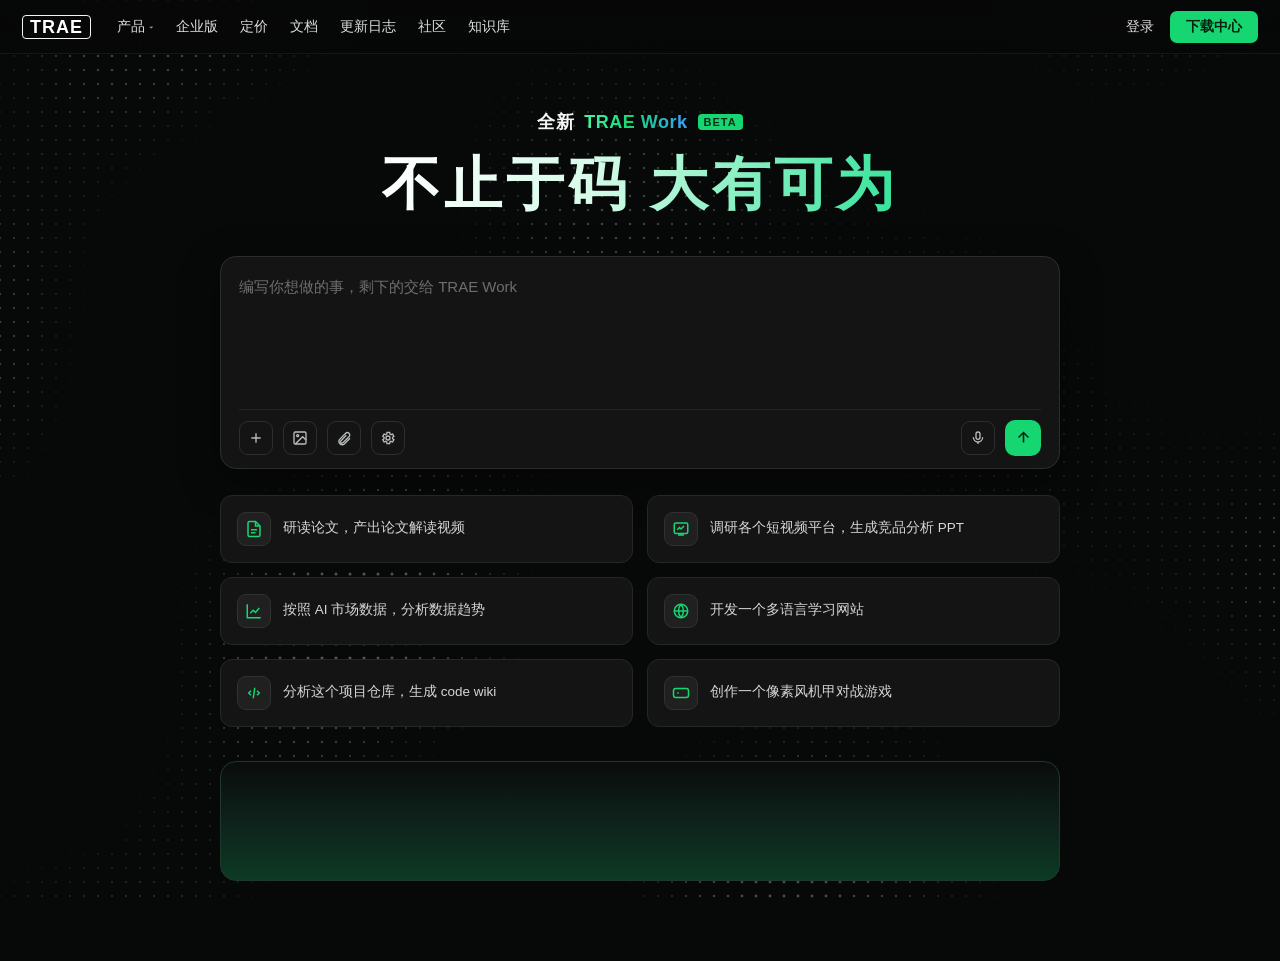
<file: homeworks/大作业/work.html>
<!DOCTYPE html>
<html lang="zh-CN">

<head>
  <meta charset="UTF-8">
  <meta name="viewport" content="width=device-width, initial-scale=1.0">
  <title>TRAE Work · 不止于码 大有可为</title>
  <style>
    :root {
      --bg: #070808;
      --panel: #141414;
      --panel-line: #2a2a2a;
      --text: #f5f5f5;
      --muted: #8a8f8b;
      --green: #16d672;
    }

    * {
      box-sizing: border-box;
      margin: 0;
      padding: 0;
    }

    body {
      background: var(--bg);
      color: var(--text);
      font-family: "PingFang SC", "Microsoft YaHei", "Helvetica Neue", Arial, sans-serif;
      -webkit-font-smoothing: antialiased;
      padding-top: 54px;
      min-height: 100vh;
    }

    #bg {
      position: fixed;
      inset: 0;
      width: 100%;
      height: 100%;
      z-index: -1;
    }

    .nav {
      position: fixed;
      top: 0;
      left: 0;
      right: 0;
      z-index: 100;
      display: flex;
      align-items: center;
      justify-content: space-between;
      height: 54px;
      padding: 0 22px;
      background: rgba(7, 8, 8, .72);
      backdrop-filter: blur(10px);
      -webkit-backdrop-filter: blur(10px);
      border-bottom: 1px solid rgba(255, 255, 255, .06);
    }

    .nav-left {
      display: flex;
      align-items: center;
      gap: 26px;
    }

    .logo {
      font-weight: 800;
      font-size: 18px;
      letter-spacing: 1px;
      border: 1.5px solid var(--text);
      padding: 2px 7px;
      border-radius: 4px;
      line-height: 1;
    }

    .menu {
      display: flex;
      align-items: center;
      gap: 22px;
    }

    .menu a,
    .menu-item {
      color: var(--text);
      font-size: 13.5px;
      text-decoration: none;
      cursor: pointer;
      opacity: .9;
      white-space: nowrap;
    }

    .menu a:hover,
    .menu-item:hover {
      opacity: 1;
    }

    .menu-item {
      position: relative;
      display: flex;
      align-items: center;
      gap: 4px;
    }

    .caret {
      font-size: 9px;
      opacity: .7;
      transition: transform .2s;
    }

    .menu-item:hover .caret {
      transform: rotate(180deg);
    }

    .nav-right {
      display: flex;
      align-items: center;
      gap: 16px;
    }

    .login {
      color: var(--text);
      font-size: 13.5px;
      text-decoration: none;
      opacity: .9;
    }

    .btn-green {
      background: var(--green);
      color: #06210f;
      font-size: 13.5px;
      font-weight: 600;
      text-decoration: none;
      padding: 7px 16px;
      border-radius: 7px;
      display: inline-flex;
      align-items: center;
      gap: 6px;
      cursor: pointer;
      border: none;
      transition: filter .15s;
    }

    .btn-green:hover {
      filter: brightness(1.08);
    }

    .dropdown {
      position: absolute;
      top: 30px;
      left: -12px;
      width: 248px;
      background: var(--panel);
      border: 1px solid var(--panel-line);
      border-radius: 12px;
      padding: 8px;
      opacity: 0;
      visibility: hidden;
      transform: translateY(-6px);
      transition: .18s ease;
      box-shadow: 0 18px 40px rgba(0, 0, 0, .55);
    }

    .menu-item:hover .dropdown {
      opacity: 1;
      visibility: visible;
      transform: translateY(0);
    }

    .dd-item {
      display: flex;
      gap: 11px;
      padding: 9px 10px;
      border-radius: 8px;
      cursor: pointer;
    }

    .dd-item:hover {
      background: rgba(255, 255, 255, .05);
    }

    .dd-icon {
      flex: none;
      width: 30px;
      height: 30px;
      border-radius: 8px;
      background: #222;
      border: 1px solid #313131;
      display: flex;
      align-items: center;
      justify-content: center;
      color: #cfcfcf;
    }

    .dd-text {
      display: flex;
      flex-direction: column;
      gap: 3px;
    }

    .dd-title {
      display: flex;
      align-items: center;
      gap: 7px;
      font-size: 13.5px;
      font-weight: 600;
      color: var(--text);
    }

    .badge-new {
      font-size: 9px;
      font-weight: 700;
      color: var(--green);
      border: 1px solid rgba(22, 214, 114, .5);
      border-radius: 4px;
      padding: 1px 4px;
      letter-spacing: .5px;
    }

    .dd-sub {
      font-size: 11.5px;
      color: var(--muted);
    }

    .grad {
      background: linear-gradient(90deg, #46f5a3 0%, #16d672 45%, #3aa0ff 100%);
      -webkit-background-clip: text;
      background-clip: text;
      -webkit-text-fill-color: transparent;
      color: transparent;
    }

    .wrap {
      max-width: 880px;
      margin: 0 auto;
      padding: 56px 20px 80px;
      display: flex;
      flex-direction: column;
      align-items: center;
    }

    .eyebrow {
      display: inline-flex;
      align-items: center;
      gap: 10px;
      font-size: 18px;
      font-weight: 700;
      letter-spacing: .5px;
      margin-bottom: 18px;
    }

    .eyebrow .cn {
      color: var(--text);
    }

    .beta {
      font-size: 11px;
      font-weight: 700;
      letter-spacing: 1px;
      color: #0c2b1a;
      background: var(--green);
      border-radius: 4px;
      padding: 2px 6px;
    }

    .headline {
      font-size: 58px;
      font-weight: 800;
      letter-spacing: 4px;
      line-height: 1.1;
      text-align: center;
      margin-bottom: 40px;
      background: linear-gradient(100deg, #ffffff 0%, #d7fbe9 40%, #34e39a 100%);
      -webkit-background-clip: text;
      background-clip: text;
      -webkit-text-fill-color: transparent;
      color: transparent;
    }

    .composer {
      width: 100%;
      background: var(--panel);
      border: 1px solid #2c2c2c;
      border-radius: 16px;
      padding: 18px 18px 12px;
      box-shadow: 0 12px 40px rgba(0, 0, 0, .4);
    }

    .composer textarea {
      width: 100%;
      min-height: 120px;
      resize: none;
      background: transparent;
      border: none;
      outline: none;
      color: var(--text);
      font-size: 15px;
      line-height: 1.6;
      font-family: inherit;
    }

    .composer textarea::placeholder {
      color: #6c706d;
    }

    .toolbar {
      display: flex;
      align-items: center;
      justify-content: space-between;
      margin-top: 10px;
      padding-top: 10px;
      border-top: 1px solid #242424;
    }

    .tool-left,
    .tool-right {
      display: flex;
      align-items: center;
      gap: 10px;
    }

    .icon-btn {
      width: 34px;
      height: 34px;
      border-radius: 9px;
      display: flex;
      align-items: center;
      justify-content: center;
      background: transparent;
      border: 1px solid #2e2e2e;
      color: #b9bdba;
      cursor: pointer;
      transition: .15s;
    }

    .icon-btn:hover {
      background: #1e1e1e;
      color: var(--text);
    }

    .send-btn {
      width: 36px;
      height: 36px;
      border-radius: 10px;
      border: none;
      cursor: pointer;
      background: var(--green);
      color: #06210f;
      display: flex;
      align-items: center;
      justify-content: center;
      transition: filter .15s;
    }

    .send-btn:hover {
      filter: brightness(1.08);
    }

    .cards {
      width: 100%;
      margin-top: 26px;
      display: flex;
      flex-wrap: wrap;
      gap: 14px;
    }

    .card {
      flex: 1 1 calc(50% - 7px);
      min-width: 260px;
      display: flex;
      align-items: center;
      gap: 12px;
      background: var(--panel);
      border: 1px solid #262626;
      border-radius: 12px;
      padding: 16px 16px;
      cursor: pointer;
      color: var(--text);
      transition: .18s;
    }

    .card:hover {
      background: #1b1b1b;
      border-color: #3a3a3a;
      transform: translateY(-2px);
    }

    .card-ic {
      flex: none;
      width: 34px;
      height: 34px;
      border-radius: 9px;
      background: #202020;
      border: 1px solid #313131;
      display: flex;
      align-items: center;
      justify-content: center;
      color: var(--green);
    }

    .card-txt {
      font-size: 13.5px;
      color: #d6d6d6;
      line-height: 1.4;
    }

    .banner {
      width: 100%;
      margin-top: 34px;
      min-height: 120px;
      border-radius: 16px;
      border: 1px solid #1f3a2c;
      background: linear-gradient(to top, #0c3a24 0%, #0e241c 45%, #0a0c0b 100%);
      display: flex;
      align-items: center;
      justify-content: space-between;
      padding: 26px 30px;
      gap: 20px;
    }

    .banner-txt h3 {
      font-size: 20px;
      font-weight: 700;
      margin-bottom: 6px;
    }

    .banner-txt p {
      font-size: 13px;
      color: #9fc7b3;
    }

    @media (max-width:760px) {
      .menu {
        display: none;
      }

      .headline {
        font-size: 34px;
        letter-spacing: 2px;
      }

      .card {
        flex: 1 1 100%;
      }

      .banner {
        flex-direction: column;
        align-items: flex-start;
      }
    }
  </style>
</head>

<body>
  <canvas id="bg"></canvas>
  <header class="nav">
    <div class="nav-left">
      <div class="logo"><a href="./主页面.html" style="color: white; text-decoration: none;">TRAE</a></div>
      <nav class="menu">
        <div class="menu-item">产品 <span class="caret">▾</span>
          <div class="dropdown">
            <div class="dd-item">
              <div class="dd-icon"><svg viewBox="0 0 24 24" width="16" height="16" fill="none" stroke="currentColor"
                  stroke-width="2">
                  <rect x="3" y="4" width="18" height="14" rx="2" />
                  <path d="M8 20h8" />
                </svg></div>
              <div class="dd-text">
                <div class="dd-title">TRAE Work <span class="badge-new">NEW</span></div>
                <div class="dd-sub">AI 工作助手</div>
              </div>
            </div>
            <div class="dd-item">
              <div class="dd-icon"><svg viewBox="0 0 24 24" width="16" height="16" fill="none" stroke="currentColor"
                  stroke-width="2">
                  <path d="M8 9l-4 3 4 3M16 9l4 3-4 3M13 6l-2 12" />
                </svg></div>
              <div class="dd-text">
                <div class="dd-title">TRAE IDE</div>
                <div class="dd-sub">AI 原生 IDE</div>
              </div>
            </div>
            <div class="dd-item">
              <div class="dd-icon"><svg viewBox="0 0 24 24" width="16" height="16" fill="none" stroke="currentColor"
                  stroke-width="2">
                  <path d="M11 4H6a2 2 0 00-2 2v5m0 4v3a2 2 0 002 2h12a2 2 0 002-2v-7" />
                  <rect x="13" y="2" width="8" height="8" rx="1.5" />
                </svg></div>
              <div class="dd-text">
                <div class="dd-title">TRAE 插件</div>
                <div class="dd-sub">AI 编程助手</div>
              </div>
            </div>
          </div>
        </div>
        <a href="#">企业版</a>
        <a href="./定价.html">定价</a>
        <a href="#">文档</a>
        <a href="./更新日志.html">更新日志</a>
        <a href="#">社区</a>
        <a href="#">知识库</a>
      </nav>
    </div>
    <div class="nav-right">
      <a href="#" class="login">登录</a>
      <a href="#" class="btn-green">下载中心</a>
    </div>
  </header>

  <main class="wrap">
    <div class="eyebrow">
      <span class="cn">全新</span>
      <span class="grad">TRAE Work</span>
      <span class="beta">BETA</span>
    </div>
    <h1 class="headline">不止于码 大有可为</h1>
    <section class="composer">
      <textarea placeholder="编写你想做的事，剩下的交给 TRAE Work"></textarea>
      <div class="toolbar">
        <div class="tool-left">
          <button class="icon-btn" title="新建"><svg width="16" height="16" viewBox="0 0 24 24" fill="none"
              stroke="currentColor" stroke-width="2">
              <path d="M12 5v14M5 12h14" />
            </svg></button>
          <button class="icon-btn" title="上传图片"><svg width="16" height="16" viewBox="0 0 24 24" fill="none"
              stroke="currentColor" stroke-width="2">
              <rect x="3" y="3" width="18" height="18" rx="2" />
              <circle cx="8.5" cy="8.5" r="1.5" />
              <path d="M21 15l-5-5L5 21" />
            </svg></button>
          <button class="icon-btn" title="附件"><svg width="16" height="16" viewBox="0 0 24 24" fill="none"
              stroke="currentColor" stroke-width="2">
              <path d="M21 12.5l-8.5 8.5a5 5 0 01-7-7l9-9a3.5 3.5 0 015 5l-9 9a2 2 0 01-3-3l8-8" />
            </svg></button>
          <button class="icon-btn" title="设置"><svg width="16" height="16" viewBox="0 0 24 24" fill="none"
              stroke="currentColor" stroke-width="2">
              <circle cx="12" cy="12" r="3" />
              <path
                d="M19 12a7 7 0 00-.1-1l2-1.5-2-3.5-2.4 1a7 7 0 00-1.7-1l-.3-2.5h-4l-.3 2.5a7 7 0 00-1.7 1l-2.4-1-2 3.5 2 1.5a7 7 0 000 2l-2 1.5 2 3.5 2.4-1a7 7 0 001.7 1l.3 2.5h4l.3-2.5a7 7 0 001.7-1l2.4 1 2-3.5-2-1.5a7 7 0 00.1-1z" />
            </svg></button>
        </div>
        <div class="tool-right">
          <button class="icon-btn" title="语音输入"><svg width="16" height="16" viewBox="0 0 24 24" fill="none"
              stroke="currentColor" stroke-width="2">
              <rect x="9" y="3" width="6" height="11" rx="3" />
              <path d="M5 11a7 7 0 0014 0M12 18v3" />
            </svg></button>
          <button class="send-btn" title="发送"><svg width="17" height="17" viewBox="0 0 24 24" fill="none"
              stroke="currentColor" stroke-width="2.2">
              <path d="M12 19V5M5 12l7-7 7 7" />
            </svg></button>
        </div>
      </div>
    </section>
    <section class="cards">
      <div class="card">
        <div class="card-ic"><svg width="18" height="18" viewBox="0 0 24 24" fill="none" stroke="currentColor"
            stroke-width="2">
            <path d="M14 2H6a2 2 0 00-2 2v16a2 2 0 002 2h12a2 2 0 002-2V8z" />
            <path d="M14 2v6h6M8 13h8M8 17h6" />
          </svg></div>
        <div class="card-txt">研读论文，产出论文解读视频</div>
      </div>
      <div class="card">
        <div class="card-ic"><svg width="18" height="18" viewBox="0 0 24 24" fill="none" stroke="currentColor"
            stroke-width="2">
            <rect x="3" y="4" width="18" height="14" rx="2" />
            <path d="M8 20h8M12 18v2M7 13l3-3 2 2 4-4" />
          </svg></div>
        <div class="card-txt">调研各个短视频平台，生成竞品分析 PPT</div>
      </div>
      <div class="card">
        <div class="card-ic"><svg width="18" height="18" viewBox="0 0 24 24" fill="none" stroke="currentColor"
            stroke-width="2">
            <path d="M3 3v18h18" />
            <path d="M7 15l4-4 3 3 5-6" />
          </svg></div>
        <div class="card-txt">按照 AI 市场数据，分析数据趋势</div>
      </div>
      <div class="card">
        <div class="card-ic"><svg width="18" height="18" viewBox="0 0 24 24" fill="none" stroke="currentColor"
            stroke-width="2">
            <circle cx="12" cy="12" r="9" />
            <path d="M3 12h18M12 3a14 14 0 010 18M12 3a14 14 0 000 18" />
          </svg></div>
        <div class="card-txt">开发一个多语言学习网站</div>
      </div>
      <div class="card">
        <div class="card-ic"><svg width="18" height="18" viewBox="0 0 24 24" fill="none" stroke="currentColor"
            stroke-width="2">
            <path d="M8 9l-3 3 3 3M16 9l3 3-3 3M13 5l-2 14" />
          </svg></div>
        <div class="card-txt">分析这个项目仓库，生成 code wiki</div>
      </div>
      <div class="card">
        <div class="card-ic"><svg width="18" height="18" viewBox="0 0 24 24" fill="none" stroke="currentColor"
            stroke-width="2">
            <rect x="2" y="6" width="20" height="12" rx="3" />
            <path d="M7 12h2M8 11v2M15 11h.01M18 13h.01" />
          </svg></div>
        <div class="card-txt">创作一个像素风机甲对战游戏</div>
      </div>
    </section>
    <section class="banner">
      <div class="banner-txt">

      </div>

    </section>

  </main>

  <script>
    const canvas = document.getElementById('bg');
    const ctx = canvas.getContext('2d');
    let w, h, dpr;
    function resize() {
      dpr = Math.min(window.devicePixelRatio || 1, 2);
      w = canvas.clientWidth; h = canvas.clientHeight;
      canvas.width = w * dpr; canvas.height = h * dpr;
      ctx.setTransform(dpr, 0, 0, dpr, 0, 0);
    }
    function draw() {
      ctx.clearRect(0, 0, w, h);
      const gap = 14;
      for (let y = 0; y < h; y += gap) {
        for (let x = 0; x < w; x += gap) {
          const v = Math.sin(x * 0.012 + y * 0.006)
            + Math.sin(x * 0.006 - y * 0.011)
            + Math.sin((x + y) * 0.008);
          const m = (v + 3) / 6;
          if (m < 0.42) continue;
          const r = m * 1.6;
          const a = (m - 0.42) * 0.9;
          ctx.fillStyle = `rgba(150,170,160,${a.toFixed(3)})`;
          ctx.beginPath();
          ctx.arc(x, y, r, 0, Math.PI * 2);
          ctx.fill();
        }
      }
    }
    function init() { resize(); draw(); }
    window.addEventListener('resize', () => { resize(); draw(); });
    init();
  </script>
</body>

</html>
</file>
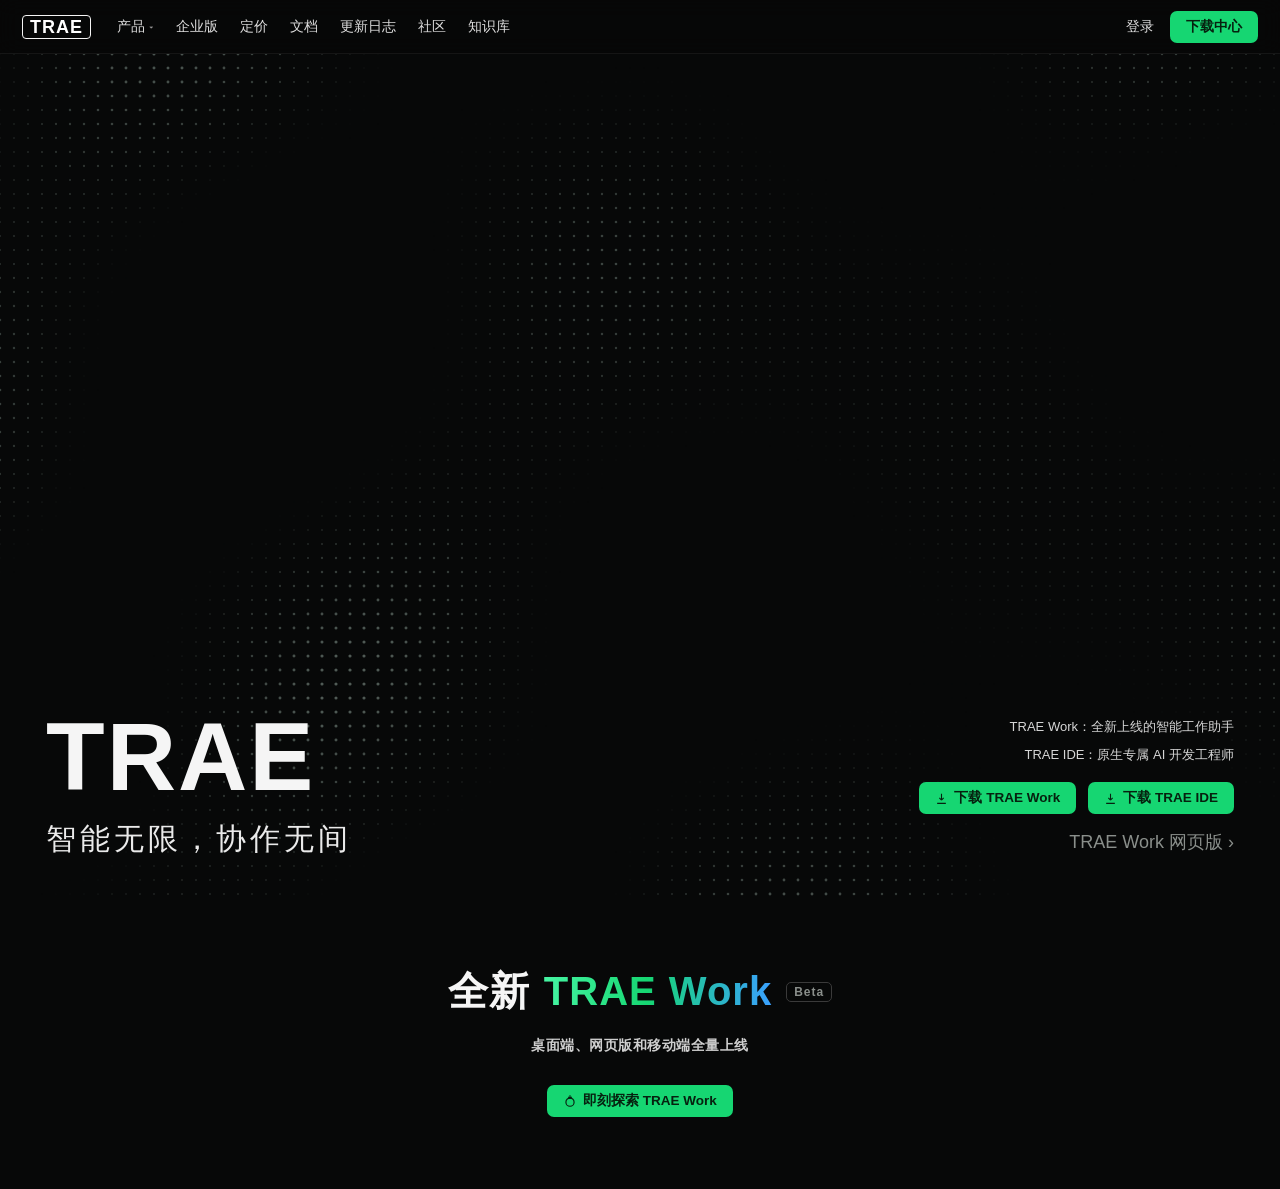
<file: homeworks/大作业/主页面.html>
<!DOCTYPE html>
<html lang="zh-CN">

<head>
  <meta charset="UTF-8">
  <meta name="viewport" content="width=device-width, initial-scale=1.0">
  <title>TRAE</title>
  <style>
    :root {
      --bg: #070808;
      --panel: #161616;
      --panel-line: #2a2a2a;
      --text: #f5f5f5;
      --muted: #8a8f8b;
      --green: #16d672;
      --green-dark: #0d3a23;
    }

    * {
      box-sizing: border-box;
      margin: 0;
      padding: 0;
    }

    body {
      background: var(--bg);
      color: var(--text);
      font-family: "PingFang SC", "Microsoft YaHei", "Helvetica Neue", Arial, sans-serif;
      -webkit-font-smoothing: antialiased;
    }

    .nav {
      position: fixed;
      top: 0;
      left: 0;
      right: 0;
      z-index: 100;
      display: flex;
      align-items: center;
      justify-content: space-between;
      height: 54px;
      padding: 0 22px;
      background: rgba(7, 8, 8, .72);
      backdrop-filter: blur(10px);
      -webkit-backdrop-filter: blur(10px);
      border-bottom: 1px solid rgba(255, 255, 255, .06);
    }

    body {
      padding-top: 54px;
    }

    .nav-left {
      display: flex;
      align-items: center;
      gap: 26px;
    }

    .logo {
      font-weight: 800;
      font-size: 18px;
      letter-spacing: 1px;
      border: 1.5px solid var(--text);
      padding: 2px 7px;
      border-radius: 4px;
      line-height: 1;
    }

    .menu {
      display: flex;
      align-items: center;
      gap: 22px;
    }

    .menu a,
    .menu-item {
      color: var(--text);
      font-size: 13.5px;
      text-decoration: none;
      cursor: pointer;
      opacity: .9;
      white-space: nowrap;
    }

    .menu a:hover,
    .menu-item:hover {
      opacity: 1;
    }

    .menu-item {
      position: relative;
      display: flex;
      align-items: center;
      gap: 4px;
    }

    .caret {
      font-size: 9px;
      opacity: .7;
      transition: transform .2s;
    }

    .menu-item:hover .caret {
      transform: rotate(180deg);
    }

    .nav-right {
      display: flex;
      align-items: center;
      gap: 16px;
    }

    .login {
      color: var(--text);
      font-size: 13.5px;
      text-decoration: none;
      opacity: .9;
    }

    .login:hover {
      opacity: 1;
    }

    .btn-green {
      background: var(--green);
      color: #06210f;
      font-size: 13.5px;
      font-weight: 600;
      text-decoration: none;
      padding: 7px 16px;
      border-radius: 7px;
      display: inline-flex;
      align-items: center;
      gap: 6px;
      transition: filter .15s;
    }

    .btn-green:hover {
      filter: brightness(1.08);
    }

    .dropdown {
      position: absolute;
      top: 30px;
      left: -12px;
      width: 248px;
      background: var(--panel);
      border: 1px solid var(--panel-line);
      border-radius: 12px;
      padding: 8px;
      opacity: 0;
      visibility: hidden;
      transform: translateY(-6px);
      transition: .18s ease;
      box-shadow: 0 18px 40px rgba(0, 0, 0, .55);
    }

    .menu-item:hover .dropdown {
      opacity: 1;
      visibility: visible;
      transform: translateY(0);
    }

    .dd-item {
      display: flex;
      gap: 11px;
      padding: 9px 10px;
      border-radius: 8px;
      cursor: pointer;
    }

    .dd-item:hover {
      background: rgba(255, 255, 255, .05);
    }

    .dd-icon {
      flex: none;
      width: 30px;
      height: 30px;
      border-radius: 8px;
      background: #222;
      border: 1px solid #313131;
      display: flex;
      align-items: center;
      justify-content: center;
      color: #cfcfcf;
    }

    .dd-text {
      display: flex;
      flex-direction: column;
      gap: 3px;
    }

    .dd-title {
      display: flex;
      align-items: center;
      gap: 7px;
      font-size: 13.5px;
      font-weight: 600;
      color: var(--text);
    }

    .badge-new {
      font-size: 9px;
      font-weight: 700;
      color: var(--green);
      border: 1px solid rgba(22, 214, 114, .5);
      border-radius: 4px;
      padding: 1px 4px;
      letter-spacing: .5px;
    }

    .plat-icons {
      display: flex;
      gap: 4px;
      color: var(--muted);
    }

    .plat-icons svg {
      width: 11px;
      height: 11px;
    }

    .dd-sub {
      font-size: 11.5px;
      color: var(--muted);
    }

    .hero {
      position: relative;
      min-height: calc(100vh - 54px);
      overflow: hidden;
    }

    #bg {
      position: absolute;
      inset: 0;
      width: 100%;
      height: 100%;
    }

    .hero-inner {
      position: absolute;
      left: 46px;
      right: 46px;
      bottom: 40px;
      display: flex;
      align-items: flex-end;
      justify-content: space-between;
      gap: 40px;
    }

    .hero-left h1 {
      font-size: 96px;
      font-weight: 800;
      letter-spacing: 2px;
      line-height: 1;
    }

    .tagline {
      margin-top: 14px;
      font-size: 30px;
      font-weight: 500;
      letter-spacing: 4px;
      color: #eaeaea;
    }

    .hero-right {
      display: flex;
      flex-direction: column;
      align-items: flex-end;
      gap: 10px;
      text-align: right;
      padding-bottom: 6px;
    }

    .hero-right .line {
      font-size: 13px;
      color: #d6d6d6;
    }

    .dl-buttons {
      display: flex;
      gap: 12px;
      margin-top: 8px;
    }

    .webver {
      margin-top: 6px;
      font-size: 18px;
      color: var(--muted);
      text-decoration: none;
    }

    .webver:hover {
      color: var(--text);
    }

    .promo {
      background: var(--bg);
      text-align: center;
      padding: 64px 20px 72px;
    }

    .promo-title {
      font-size: 40px;
      font-weight: 800;
      letter-spacing: 1px;
      display: inline-flex;
      align-items: center;
      gap: 14px;
      flex-wrap: wrap;
      justify-content: center;
    }

    .promo-title .cn {
      color: var(--text);
    }

    .grad {
      background: linear-gradient(90deg, #46f5a3 0%, #16d672 45%, #3aa0ff 100%);
      -webkit-background-clip: text;
      background-clip: text;
      -webkit-text-fill-color: transparent;
      color: transparent;
    }

    .beta {
      font-size: 12px;
      font-weight: 700;
      letter-spacing: 1px;
      color: var(--muted);
      border: 1px solid #3a3a3a;
      border-radius: 5px;
      padding: 2px 7px;
    }

    .promo-sub {
      margin-top: 18px;
      font-size: 14px;
      font-weight: 600;
      color: #cfcfcf;
      letter-spacing: .5px;
    }

    .promo-btn {
      margin-top: 30px;
    }

    /* 视频区域已删除 */

    @media (max-width:760px) {
      .promo-title {
        font-size: 28px;
      }

      .menu {
        display: none;
      }

      .hero-inner {
        flex-direction: column;
        align-items: flex-start;
        gap: 28px;
      }

      .hero-left h1 {
        font-size: 60px;
      }

      .tagline {
        font-size: 20px;
        letter-spacing: 2px;
      }

      .hero-right {
        align-items: flex-start;
        text-align: left;
      }

      .dl-buttons {
        flex-wrap: wrap;
      }
    }
  </style>
</head>

<body>

  <header class="nav">
    <div class="nav-left">
      <div class="logo"><a href="./主页面.html" style="color: white; text-decoration: none;">TRAE</a></div>
      <nav class="menu">
        <div class="menu-item">产品 <span class="caret">▾</span>
          <div class="dropdown">
            <div class="dd-item">
              <div class="dd-icon">
                <svg viewBox="0 0 24 24" width="16" height="16" fill="none" stroke="currentColor" stroke-width="2">
                  <rect x="3" y="4" width="18" height="14" rx="2" />
                  <path d="M8 20h8" />
                </svg>
              </div>
              <div class="dd-text">
                <div class="dd-title">TRAE Work
                  <span class="badge-new">NEW</span>
                  <span class="plat-icons">
                    <svg viewBox="0 0 24 24" fill="currentColor">
                      <path d="M3 5l8-1v8H3V5zm0 9h8v8l-8-1v-7zm9-10l9-1v9h-9V4zm0 10h9v9l-9-1v-8z" />
                    </svg>
                    <svg viewBox="0 0 24 24" fill="currentColor">
                      <path
                        d="M16 3a4 4 0 00-3 4 4 4 0 003-1 4 4 0 000-3zm2 6c-1 0-2 1-3 1s-2-1-3-1c-2 0-4 2-4 5 0 4 3 8 5 8 1 0 1-1 2-1s1 1 2 1c2 0 4-4 4-7-1-1-3-2-3-4 0-1 1-2 2-2-1-1-2-1-3-1z" />
                    </svg>
                  </span>
                </div>
                <div class="dd-sub">AI 工作助手</div>
              </div>
            </div>

            <div class="dd-item">
              <div class="dd-icon">
                <svg viewBox="0 0 24 24" width="16" height="16" fill="none" stroke="currentColor" stroke-width="2">
                  <path d="M8 9l-4 3 4 3M16 9l4 3-4 3M13 6l-2 12" />
                </svg>
              </div>
              <div class="dd-text">
                <div class="dd-title">TRAE IDE</div>
                <div class="dd-sub">AI 原生 IDE</div>
              </div>
            </div>

            <div class="dd-item">
              <div class="dd-icon">
                <svg viewBox="0 0 24 24" width="16" height="16" fill="none" stroke="currentColor" stroke-width="2">
                  <path d="M11 4H6a2 2 0 00-2 2v5m0 4v3a2 2 0 002 2h12a2 2 0 002-2v-7" />
                  <rect x="13" y="2" width="8" height="8" rx="1.5" />
                </svg>
              </div>
              <div class="dd-text">
                <div class="dd-title">TRAE 插件</div>
                <div class="dd-sub">AI 编程助手</div>
              </div>
            </div>
          </div>
        </div>

        <a href="#">企业版</a>
        <a href="./定价.html">定价</a>
        <a href="#">文档</a>
        <a href="./更新日志.html">更新日志</a>
        <a href="#">社区</a>
        <a href="#">知识库</a>
      </nav>
    </div>

    <div class="nav-right">
      <a href="#" class="login">登录</a>
      <a href="#" class="btn-green">下载中心</a>
    </div>
  </header>

  <main class="hero">
    <canvas id="bg"></canvas>
    <div class="hero-inner">
      <div class="hero-left">
        <h1>TRAE</h1>
        <div class="tagline">智能无限，协作无间</div>
      </div>
      <div class="hero-right">
        <div class="line">TRAE Work：全新上线的智能工作助手</div>
        <div class="line">TRAE IDE：原生专属 AI 开发工程师</div>
        <div class="dl-buttons">
          <a href="#" class="btn-green">
            <svg width="13" height="13" viewBox="0 0 24 24" fill="none" stroke="currentColor" stroke-width="2">
              <path d="M12 3v12m0 0l-4-4m4 4l4-4M4 21h16" />
            </svg>
            下载 TRAE Work
          </a>
          <a href="#" class="btn-green">
            <svg width="13" height="13" viewBox="0 0 24 24" fill="none" stroke="currentColor" stroke-width="2">
              <path d="M12 3v12m0 0l-4-4m4 4l4-4M4 21h16" />
            </svg>
            下载 TRAE IDE
          </a>
        </div>
        <a href="work.html" class="webver">TRAE Work 网页版 ›</a>
      </div>
    </div>
  </main>

  <section class="promo">
    <div class="promo-title">
      <span class="cn">全新</span>
      <span class="grad">TRAE Work</span>
      <span class="beta">Beta</span>
    </div>
    <div class="promo-sub">桌面端、网页版和移动端全量上线</div>
    <div class="promo-btn">
      <a href="#" class="btn-green">
        <svg width="14" height="14" viewBox="0 0 24 24" fill="none" stroke="currentColor" stroke-width="2">
          <path d="M12 2v6m0 0l-3-3m3 3l3-3" />
          <circle cx="12" cy="14" r="7" />
        </svg>
        即刻探索 TRAE Work
      </a>
    </div>
  </section>

  <!-- 视频区域已移除 -->

  <script>
    const canvas = document.getElementById('bg');
    const ctx = canvas.getContext('2d');
    let w, h, dpr;

    function resize() {
      dpr = Math.min(window.devicePixelRatio || 1, 2);
      w = canvas.clientWidth; h = canvas.clientHeight;
      canvas.width = w * dpr; canvas.height = h * dpr;
      ctx.setTransform(dpr, 0, 0, dpr, 0, 0);
    }
    function draw() {
      ctx.clearRect(0, 0, w, h);
      const gap = 14;
      for (let y = 0; y < h; y += gap) {
        for (let x = 0; x < w; x += gap) {
          const v = Math.sin(x * 0.012 + y * 0.006)
            + Math.sin(x * 0.006 - y * 0.011)
            + Math.sin((x + y) * 0.008);
          const m = (v + 3) / 6;
          if (m < 0.42) continue;
          const r = m * 1.6;
          const a = (m - 0.42) * 0.9;
          ctx.fillStyle = `rgba(150,170,160,${a.toFixed(3)})`;
          ctx.beginPath();
          ctx.arc(x, y, r, 0, Math.PI * 2);
          ctx.fill();
        }
      }
    }
    function init() { resize(); draw(); }
    window.addEventListener('resize', () => { resize(); draw(); });
    init();
  </script>
</body>

</html>
</file>
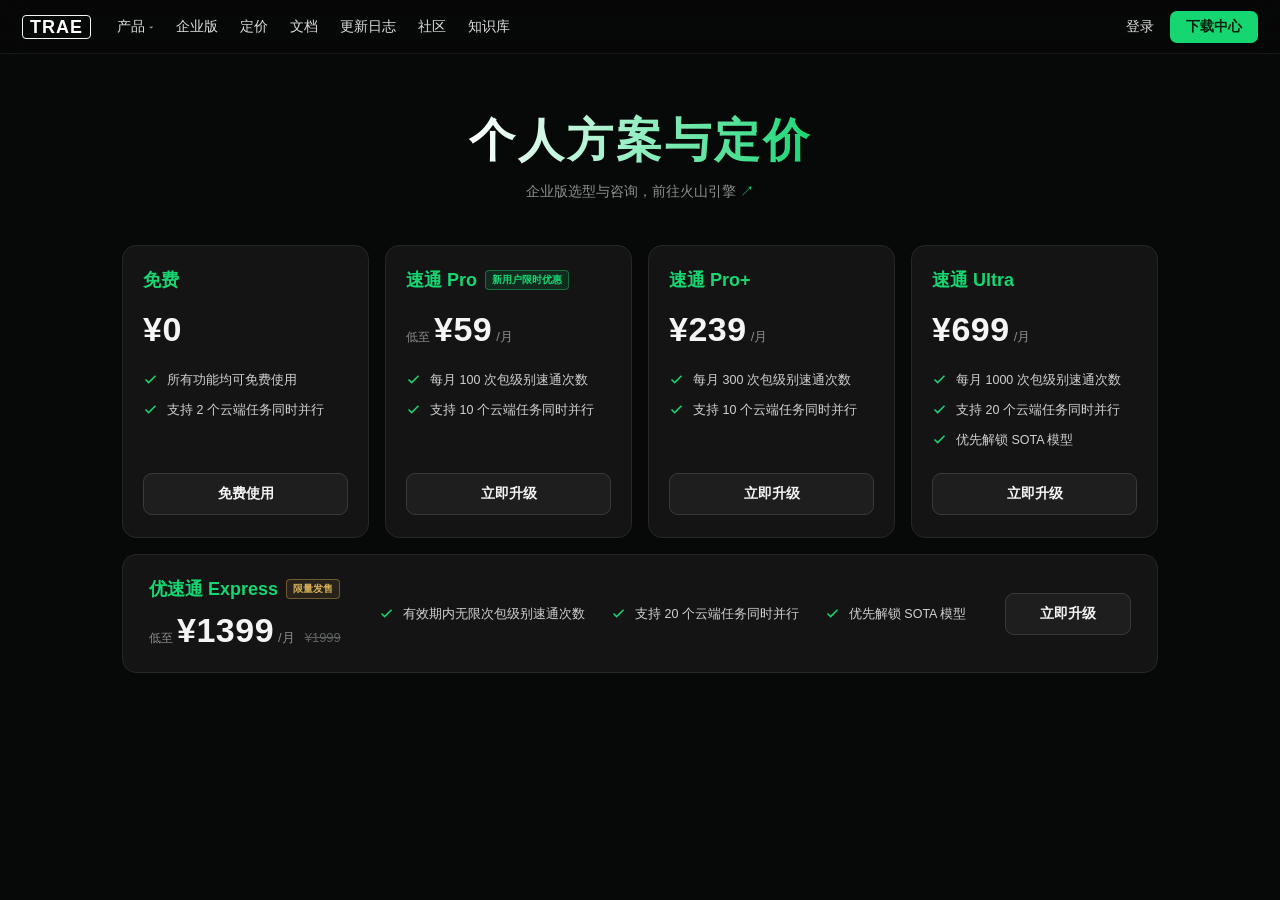
<file: homeworks/大作业/定价.html>
<!DOCTYPE html>
<html lang="zh-CN">

<head>
  <meta charset="UTF-8">
  <meta name="viewport" content="width=device-width, initial-scale=1.0">
  <title>个人方案与定价 · TRAE</title>
  <style>
    :root {
      --bg: #070808;
      --panel: #141414;
      --panel-line: #2a2a2a;
      --text: #f5f5f5;
      --muted: #8a8f8b;
      --green: #16d672;
    }

    * {
      box-sizing: border-box;
      margin: 0;
      padding: 0;
    }

    body {
      background: var(--bg);
      color: var(--text);
      font-family: "PingFang SC", "Microsoft YaHei", "Helvetica Neue", Arial, sans-serif;
      -webkit-font-smoothing: antialiased;
      padding-top: 54px;
      min-height: 100vh;
    }

    .nav {
      position: fixed;
      top: 0;
      left: 0;
      right: 0;
      z-index: 100;
      display: flex;
      align-items: center;
      justify-content: space-between;
      height: 54px;
      padding: 0 22px;
      background: rgba(7, 8, 8, .72);
      backdrop-filter: blur(10px);
      -webkit-backdrop-filter: blur(10px);
      border-bottom: 1px solid rgba(255, 255, 255, .06);
    }

    .nav-left {
      display: flex;
      align-items: center;
      gap: 26px;
    }

    .logo {
      font-weight: 800;
      font-size: 18px;
      letter-spacing: 1px;
      border: 1.5px solid var(--text);
      padding: 2px 7px;
      border-radius: 4px;
      line-height: 1;
    }

    .menu {
      display: flex;
      align-items: center;
      gap: 22px;
    }

    .menu a,
    .menu-item {
      color: var(--text);
      font-size: 13.5px;
      text-decoration: none;
      cursor: pointer;
      opacity: .9;
      white-space: nowrap;
    }

    .menu a:hover,
    .menu-item:hover {
      opacity: 1;
    }

    .menu-item {
      position: relative;
      display: flex;
      align-items: center;
      gap: 4px;
    }

    .caret {
      font-size: 9px;
      opacity: .7;
      transition: transform .2s;
    }

    .menu-item:hover .caret {
      transform: rotate(180deg);
    }

    .nav-right {
      display: flex;
      align-items: center;
      gap: 16px;
    }

    .login {
      color: var(--text);
      font-size: 13.5px;
      text-decoration: none;
      opacity: .9;
    }

    .btn-green {
      background: var(--green);
      color: #06210f;
      font-size: 13.5px;
      font-weight: 600;
      text-decoration: none;
      padding: 7px 16px;
      border-radius: 7px;
      display: inline-flex;
      align-items: center;
      gap: 6px;
      cursor: pointer;
      border: none;
      transition: filter .15s;
    }

    .btn-green:hover {
      filter: brightness(1.08);
    }

    .dropdown {
      position: absolute;
      top: 30px;
      left: -12px;
      width: 248px;
      background: var(--panel);
      border: 1px solid var(--panel-line);
      border-radius: 12px;
      padding: 8px;
      opacity: 0;
      visibility: hidden;
      transform: translateY(-6px);
      transition: .18s ease;
      box-shadow: 0 18px 40px rgba(0, 0, 0, .55);
    }

    .menu-item:hover .dropdown {
      opacity: 1;
      visibility: visible;
      transform: translateY(0);
    }

    .dd-item {
      display: flex;
      gap: 11px;
      padding: 9px 10px;
      border-radius: 8px;
      cursor: pointer;
    }

    .dd-item:hover {
      background: rgba(255, 255, 255, .05);
    }

    .dd-icon {
      flex: none;
      width: 30px;
      height: 30px;
      border-radius: 8px;
      background: #222;
      border: 1px solid #313131;
      display: flex;
      align-items: center;
      justify-content: center;
      color: #cfcfcf;
    }

    .dd-text {
      display: flex;
      flex-direction: column;
      gap: 3px;
    }

    .dd-title {
      display: flex;
      align-items: center;
      gap: 7px;
      font-size: 13.5px;
      font-weight: 600;
      color: var(--text);
    }

    .badge-new {
      font-size: 9px;
      font-weight: 700;
      color: var(--green);
      border: 1px solid rgba(22, 214, 114, .5);
      border-radius: 4px;
      padding: 1px 4px;
      letter-spacing: .5px;
    }

    .dd-sub {
      font-size: 11.5px;
      color: var(--muted);
    }

    .head {
      text-align: center;
      padding: 60px 20px 14px;
    }

    .head h1 {
      font-size: 46px;
      font-weight: 800;
      letter-spacing: 3px;
      line-height: 1.15;
      background: linear-gradient(100deg, #ffffff 0%, #9ff0c8 45%, #16d672 100%);
      -webkit-background-clip: text;
      background-clip: text;
      -webkit-text-fill-color: transparent;
      color: transparent;
      display: inline-block;
    }

    .head .sub {
      margin-top: 16px;
      font-size: 14px;
      color: var(--muted);
    }

    .head .sub a {
      color: var(--muted);
      text-decoration: none;
    }

    .head .sub a:hover {
      color: var(--text);
    }

    .head .sub .arrow {
      color: var(--green);
    }

    .plans-wrap {
      max-width: 1080px;
      margin: 0 auto;
      padding: 30px 22px 80px;
    }

    .plans {
      display: flex;
      gap: 16px;
      flex-wrap: wrap;
    }

    .plan {
      flex: 1 1 0;
      min-width: 220px;
      display: flex;
      flex-direction: column;
      background: var(--panel);
      border: 1px solid #262626;
      border-radius: 14px;
      padding: 22px 20px;
      cursor: pointer;
      transition: border-color .18s, background .18s, box-shadow .18s;
    }

    .plan:hover,
    .plan-wide:hover {
      border: 1.5px solid var(--green);
      background: #0f1a14;
      box-shadow: 0 0 0 1px rgba(22, 214, 114, .15), 0 16px 40px rgba(22, 214, 114, .08);
    }

    .plan-head {
      display: flex;
      align-items: center;
      gap: 8px;
      margin-bottom: 18px;
      min-height: 24px;
    }

    .plan-name {
      font-size: 18px;
      font-weight: 700;
    }

    .plan-name.accent {
      color: var(--green);
    }

    .tag {
      font-size: 10px;
      font-weight: 700;
      color: var(--green);
      background: rgba(22, 214, 114, .12);
      border: 1px solid rgba(22, 214, 114, .4);
      border-radius: 4px;
      padding: 2px 6px;
    }

    .tag.gray {
      color: #d8b15a;
      background: rgba(216, 177, 90, .1);
      border-color: rgba(216, 177, 90, .4);
    }

    .price {
      display: flex;
      align-items: baseline;
      gap: 4px;
      margin-bottom: 22px;
      flex-wrap: wrap;
    }

    .price .pre {
      font-size: 12px;
      color: var(--muted);
    }

    .price .num {
      font-size: 34px;
      font-weight: 800;
      letter-spacing: .5px;
    }

    .price .per {
      font-size: 13px;
      color: var(--muted);
    }

    .price .old {
      font-size: 13px;
      color: #5f635f;
      text-decoration: line-through;
      margin-left: 6px;
    }

    .feats {
      display: flex;
      flex-direction: column;
      gap: 12px;
      flex: 1;
      margin-bottom: 24px;
    }

    .feat {
      display: flex;
      align-items: flex-start;
      gap: 9px;
      font-size: 12.5px;
      color: #cfd2cf;
      line-height: 1.45;
    }

    .feat svg {
      flex: none;
      margin-top: 1px;
      color: var(--green);
    }

    .plan-btn {
      width: 100%;
      text-align: center;
      padding: 11px 0;
      border-radius: 9px;
      font-size: 14px;
      font-weight: 600;
      cursor: pointer;
      border: 1px solid #3a3a3a;
      background: #1e1e1e;
      color: var(--text);
      text-decoration: none;
      display: block;
      transition: .15s;
    }

    .plan-btn:hover {
      background: #262626;
    }

    .plan-btn.primary,
    .plan:hover .plan-btn,
    .plan-wide:hover .plan-btn {
      background: var(--green);
      color: #06210f;
      border: none;
    }

    .plan-btn.primary:hover,
    .plan:hover .plan-btn:hover,
    .plan-wide:hover .plan-btn:hover {
      filter: brightness(1.08);
      background: var(--green);
    }

    .plan-wide {
      flex: 1 1 100%;
      display: flex;
      align-items: center;
      gap: 30px;
      flex-wrap: wrap;
      background: var(--panel);
      border: 1px solid #262626;
      border-radius: 14px;
      padding: 22px 26px;
      margin-top: 16px;
      cursor: pointer;
      transition: border-color .18s, background .18s, box-shadow .18s;
    }

    .plan-wide .left {
      display: flex;
      flex-direction: column;
      gap: 10px;
      min-width: 200px;
    }

    .plan-wide .feats {
      flex-direction: row;
      flex-wrap: wrap;
      gap: 10px 26px;
      margin: 0;
      flex: 1;
    }

    .plan-wide .plan-btn {
      width: auto;
      padding: 11px 34px;
    }

    .plan-wide .price {
      margin: 0;
    }

    @media (max-width:880px) {
      .menu {
        display: none;
      }

      .plan {
        flex: 1 1 calc(50% - 8px);
      }

      .head h1 {
        font-size: 32px;
        letter-spacing: 1px;
      }

      .plan-wide {
        flex-direction: column;
        align-items: flex-start;
      }
    }

    @media (max-width:520px) {
      .plan {
        flex: 1 1 100%;
      }
    }
  </style>
</head>

<body>
  <header class="nav">
    <div class="nav-left">
      <div class="logo"><a href="./主页面.html" style="color: white; text-decoration: none;">TRAE</a></div>
      <nav class="menu">
        <div class="menu-item">产品 <span class="caret">▾</span>
          <div class="dropdown">
            <div class="dd-item">
              <div class="dd-icon"><svg viewBox="0 0 24 24" width="16" height="16" fill="none" stroke="currentColor"
                  stroke-width="2">
                  <rect x="3" y="4" width="18" height="14" rx="2" />
                  <path d="M8 20h8" />
                </svg></div>
              <div class="dd-text">
                <div class="dd-title">TRAE Work <span class="badge-new">NEW</span></div>
                <div class="dd-sub">AI 工作助手</div>
              </div>
            </div>
            <div class="dd-item">
              <div class="dd-icon"><svg viewBox="0 0 24 24" width="16" height="16" fill="none" stroke="currentColor"
                  stroke-width="2">
                  <path d="M8 9l-4 3 4 3M16 9l4 3-4 3M13 6l-2 12" />
                </svg></div>
              <div class="dd-text">
                <div class="dd-title">TRAE IDE</div>
                <div class="dd-sub">AI 原生 IDE</div>
              </div>
            </div>
            <div class="dd-item">
              <div class="dd-icon"><svg viewBox="0 0 24 24" width="16" height="16" fill="none" stroke="currentColor"
                  stroke-width="2">
                  <path d="M11 4H6a2 2 0 00-2 2v5m0 4v3a2 2 0 002 2h12a2 2 0 002-2v-7" />
                  <rect x="13" y="2" width="8" height="8" rx="1.5" />
                </svg></div>
              <div class="dd-text">
                <div class="dd-title">TRAE 插件</div>
                <div class="dd-sub">AI 编程助手</div>
              </div>
            </div>
          </div>
        </div>
        <a href="#">企业版</a>
        <a href="./定价.html">定价</a>
        <a href="#">文档</a>
        <a href="./更新日志.html">更新日志</a>
        <a href="#">社区</a>
        <a href="#">知识库</a>
      </nav>
    </div>
    <div class="nav-right">
      <a href="#" class="login">登录</a>
      <a href="#" class="btn-green">下载中心</a>
    </div>
  </header>
  <section class="head">
    <h1>个人方案与定价</h1>
    <div class="sub">企业版选型与咨询，前往火山引擎 <span class="arrow">↗</span></div>
  </section>
  <div class="plans-wrap">
    <div class="plans">
      <div class="plan">
        <div class="plan-head"><span class="plan-name accent">免费</span></div>
        <div class="price"><span class="num">¥0</span></div>
        <div class="feats">
          <div class="feat"><svg width="15" height="15" viewBox="0 0 24 24" fill="none" stroke="currentColor"
              stroke-width="2.4">
              <path d="M20 6L9 17l-5-5" />
            </svg>所有功能均可免费使用</div>
          <div class="feat"><svg width="15" height="15" viewBox="0 0 24 24" fill="none" stroke="currentColor"
              stroke-width="2.4">
              <path d="M20 6L9 17l-5-5" />
            </svg>支持 2 个云端任务同时并行</div>
        </div>
        <a href="#" class="plan-btn">免费使用</a>
      </div>
      <div class="plan">
        <div class="plan-head"><span class="plan-name accent">速通 Pro</span><span class="tag">新用户限时优惠</span></div>
        <div class="price"><span class="pre">低至</span><span class="num">¥59</span><span class="per">/月</span></div>
        <div class="feats">
          <div class="feat"><svg width="15" height="15" viewBox="0 0 24 24" fill="none" stroke="currentColor"
              stroke-width="2.4">
              <path d="M20 6L9 17l-5-5" />
            </svg>每月 100 次包级别速通次数</div>
          <div class="feat"><svg width="15" height="15" viewBox="0 0 24 24" fill="none" stroke="currentColor"
              stroke-width="2.4">
              <path d="M20 6L9 17l-5-5" />
            </svg>支持 10 个云端任务同时并行</div>
        </div>
        <a href="#" class="plan-btn">立即升级</a>
      </div>
      <div class="plan">
        <div class="plan-head"><span class="plan-name accent">速通 Pro+</span></div>
        <div class="price"><span class="num">¥239</span><span class="per">/月</span></div>
        <div class="feats">
          <div class="feat"><svg width="15" height="15" viewBox="0 0 24 24" fill="none" stroke="currentColor"
              stroke-width="2.4">
              <path d="M20 6L9 17l-5-5" />
            </svg>每月 300 次包级别速通次数</div>
          <div class="feat"><svg width="15" height="15" viewBox="0 0 24 24" fill="none" stroke="currentColor"
              stroke-width="2.4">
              <path d="M20 6L9 17l-5-5" />
            </svg>支持 10 个云端任务同时并行</div>
        </div>
        <a href="#" class="plan-btn">立即升级</a>
      </div>
      <div class="plan">
        <div class="plan-head"><span class="plan-name accent">速通 Ultra</span></div>
        <div class="price"><span class="num">¥699</span><span class="per">/月</span></div>
        <div class="feats">
          <div class="feat"><svg width="15" height="15" viewBox="0 0 24 24" fill="none" stroke="currentColor"
              stroke-width="2.4">
              <path d="M20 6L9 17l-5-5" />
            </svg>每月 1000 次包级别速通次数</div>
          <div class="feat"><svg width="15" height="15" viewBox="0 0 24 24" fill="none" stroke="currentColor"
              stroke-width="2.4">
              <path d="M20 6L9 17l-5-5" />
            </svg>支持 20 个云端任务同时并行</div>
          <div class="feat"><svg width="15" height="15" viewBox="0 0 24 24" fill="none" stroke="currentColor"
              stroke-width="2.4">
              <path d="M20 6L9 17l-5-5" />
            </svg>优先解锁 SOTA 模型</div>
        </div>
        <a href="#" class="plan-btn">立即升级</a>
      </div>

    </div>
    <div class="plan-wide">
      <div class="left">
        <div class="plan-head" style="margin:0;"><span class="plan-name accent">优速通 Express</span><span
            class="tag gray">限量发售</span></div>
        <div class="price"><span class="pre">低至</span><span class="num">¥1399</span><span class="per">/月</span><span
            class="old">¥1999</span></div>
      </div>
      <div class="feats">
        <div class="feat"><svg width="15" height="15" viewBox="0 0 24 24" fill="none" stroke="currentColor"
            stroke-width="2.4">
            <path d="M20 6L9 17l-5-5" />
          </svg>有效期内无限次包级别速通次数</div>
        <div class="feat"><svg width="15" height="15" viewBox="0 0 24 24" fill="none" stroke="currentColor"
            stroke-width="2.4">
            <path d="M20 6L9 17l-5-5" />
          </svg>支持 20 个云端任务同时并行</div>
        <div class="feat"><svg width="15" height="15" viewBox="0 0 24 24" fill="none" stroke="currentColor"
            stroke-width="2.4">
            <path d="M20 6L9 17l-5-5" />
          </svg>优先解锁 SOTA 模型</div>
      </div>
      <a href="#" class="plan-btn">立即升级</a>
    </div>
  </div>

</body>

</html>
</file>
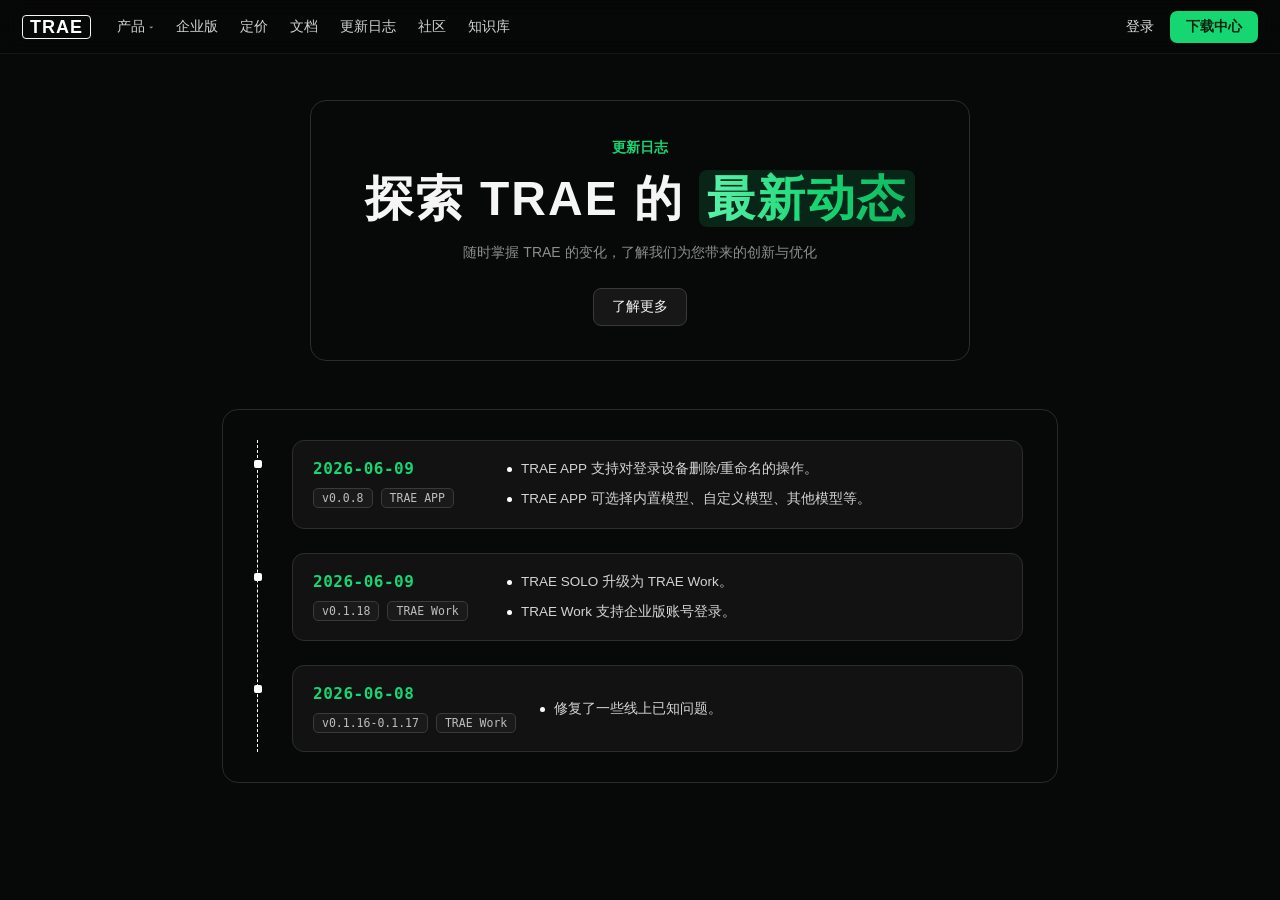
<file: homeworks/大作业/更新日志.html>
<!DOCTYPE html>
<html lang="zh-CN">

<head>
  <meta charset="UTF-8">
  <meta name="viewport" content="width=device-width, initial-scale=1.0">
  <title>更新日志 · TRAE</title>
  <style>
    :root {
      --bg: #070808;
      --panel: #141414;
      --panel-line: #2a2a2a;
      --text: #f5f5f5;
      --muted: #8a8f8b;
      --green: #16d672;
      --mono: "SF Mono", "JetBrains Mono", "Consolas", "Menlo", monospace;
    }

    * {
      box-sizing: border-box;
      margin: 0;
      padding: 0;
    }

    body {
      background: var(--bg);
      color: var(--text);
      font-family: "PingFang SC", "Microsoft YaHei", "Helvetica Neue", Arial, sans-serif;
      -webkit-font-smoothing: antialiased;
      padding-top: 54px;
      min-height: 100vh;
    }

    .nav {
      position: fixed;
      top: 0;
      left: 0;
      right: 0;
      z-index: 100;
      display: flex;
      align-items: center;
      justify-content: space-between;
      height: 54px;
      padding: 0 22px;
      background: rgba(7, 8, 8, .72);
      backdrop-filter: blur(10px);
      -webkit-backdrop-filter: blur(10px);
      border-bottom: 1px solid rgba(255, 255, 255, .06);
    }

    .nav-left {
      display: flex;
      align-items: center;
      gap: 26px;
    }

    .logo {
      font-weight: 800;
      font-size: 18px;
      letter-spacing: 1px;
      border: 1.5px solid var(--text);
      padding: 2px 7px;
      border-radius: 4px;
      line-height: 1;
    }

    .menu {
      display: flex;
      align-items: center;
      gap: 22px;
    }

    .menu a,
    .menu-item {
      color: var(--text);
      font-size: 13.5px;
      text-decoration: none;
      cursor: pointer;
      opacity: .85;
      white-space: nowrap;
    }

    .menu a:hover,
    .menu-item:hover {
      opacity: 1;
    }

    .menu a.active {
      opacity: 1;
      font-weight: 700;
    }

    .menu-item {
      position: relative;
      display: flex;
      align-items: center;
      gap: 4px;
    }

    .caret {
      font-size: 9px;
      opacity: .7;
      transition: transform .2s;
    }

    .menu-item:hover .caret {
      transform: rotate(180deg);
    }

    .nav-right {
      display: flex;
      align-items: center;
      gap: 16px;
    }

    .login {
      color: var(--text);
      font-size: 13.5px;
      text-decoration: none;
      opacity: .9;
    }

    .btn-green {
      background: var(--green);
      color: #06210f;
      font-size: 13.5px;
      font-weight: 600;
      text-decoration: none;
      padding: 7px 16px;
      border-radius: 7px;
      display: inline-flex;
      align-items: center;
      gap: 6px;
      cursor: pointer;
      border: none;
      transition: filter .15s;
    }

    .btn-green:hover {
      filter: brightness(1.08);
    }

    .dropdown {
      position: absolute;
      top: 30px;
      left: -12px;
      width: 248px;
      background: var(--panel);
      border: 1px solid var(--panel-line);
      border-radius: 12px;
      padding: 8px;
      opacity: 0;
      visibility: hidden;
      transform: translateY(-6px);
      transition: .18s ease;
      box-shadow: 0 18px 40px rgba(0, 0, 0, .55);
    }

    .menu-item:hover .dropdown {
      opacity: 1;
      visibility: visible;
      transform: translateY(0);
    }

    .dd-item {
      display: flex;
      gap: 11px;
      padding: 9px 10px;
      border-radius: 8px;
      cursor: pointer;
    }

    .dd-item:hover {
      background: rgba(255, 255, 255, .05);
    }

    .dd-icon {
      flex: none;
      width: 30px;
      height: 30px;
      border-radius: 8px;
      background: #222;
      border: 1px solid #313131;
      display: flex;
      align-items: center;
      justify-content: center;
      color: #cfcfcf;
    }

    .dd-text {
      display: flex;
      flex-direction: column;
      gap: 3px;
    }

    .dd-title {
      display: flex;
      align-items: center;
      gap: 7px;
      font-size: 13.5px;
      font-weight: 600;
      color: var(--text);
    }

    .badge-new {
      font-size: 9px;
      font-weight: 700;
      color: var(--green);
      border: 1px solid rgba(22, 214, 114, .5);
      border-radius: 4px;
      padding: 1px 4px;
      letter-spacing: .5px;
    }

    .dd-sub {
      font-size: 11.5px;
      color: var(--muted);
    }

    .hero {
      max-width: 660px;
      margin: 46px auto 0;
      text-align: center;
      border: 1px solid #2c2c2c;
      border-radius: 16px;
      padding: 38px 30px 34px;
    }

    .hero .eyebrow {
      color: var(--green);
      font-size: 14px;
      font-weight: 600;
      margin-bottom: 14px;
    }

    .hero h1 {
      font-size: 48px;
      font-weight: 800;
      letter-spacing: 2px;
      line-height: 1.15;
      margin-bottom: 18px;
    }

    .hero h1 .hl {
      background: rgba(22, 214, 114, .14);
      border-radius: 8px;
      padding: 2px 8px;
    }

    .hero h1 .grad {
      background: linear-gradient(95deg, #5cf3ab 0%, #16d672 55%, #0fb85f 100%);
      -webkit-background-clip: text;
      background-clip: text;
      -webkit-text-fill-color: transparent;
      color: transparent;
    }

    .hero .desc {
      font-size: 14px;
      color: var(--muted);
      margin-bottom: 26px;
    }

    .hero .more {
      display: inline-block;
      font-size: 13.5px;
      color: var(--text);
      text-decoration: none;
      border: 1px solid #3a3a3a;
      border-radius: 8px;
      padding: 9px 18px;
      background: #171717;
      transition: .15s;
    }

    .hero .more:hover {
      background: #222;
    }

    .log-wrap {
      max-width: 880px;
      margin: 48px auto 90px;
      padding: 0 22px;
    }

    .log-box {
      border: 1px solid #2a2a2a;
      border-radius: 16px;
      padding: 30px 34px;
    }

    .timeline {
      position: relative;
      border-left: 1px dashed #ffffff;
      padding-left: 34px;
      display: flex;
      flex-direction: column;
      gap: 24px;
    }

    .entry {
      position: relative;
    }

    .entry::before {
      content: "";
      position: absolute;
      left: -38px;
      top: 20px;
      width: 8px;
      height: 8px;
      border-radius: 2px;
      background: #fff;
    }

    .entry-card {
      display: flex;
      gap: 24px;
      flex-wrap: wrap;
      border: 1px solid #2d2d2d;
      border-radius: 12px;
      padding: 18px 20px;
      background: #121212;
    }

    .entry-meta {
      display: flex;
      flex-direction: column;
      gap: 10px;
      min-width: 170px;
    }

    .entry-date {
      font-family: var(--mono);
      font-size: 16px;
      font-weight: 700;
      color: var(--green);
      letter-spacing: .5px;
    }

    .tags {
      display: flex;
      gap: 8px;
      flex-wrap: wrap;
    }

    .tag {
      font-family: var(--mono);
      font-size: 11.5px;
      color: #bdbdbd;
      border: 1px solid #3a3a3a;
      border-radius: 5px;
      padding: 2px 8px;
      background: #1a1a1a;
    }

    .entry-list {
      flex: 1;
      min-width: 240px;
      display: flex;
      flex-direction: column;
      gap: 10px;
      justify-content: center;
    }

    .entry-list .li {
      display: flex;
      align-items: flex-start;
      gap: 9px;
      font-size: 13.5px;
      color: #d2d5d2;
      line-height: 1.5;
    }

    .entry-list .dot {
      flex: none;
      width: 5px;
      height: 5px;
      border-radius: 50%;
      background: #fff;
      margin-top: 8px;
    }

    @media (max-width:760px) {
      .menu {
        display: none;
      }

      .hero h1 {
        font-size: 32px;
      }

      .entry-card {
        flex-direction: column;
        gap: 14px;
      }
    }
  </style>
</head>

<body>
  <header class="nav">
    <div class="nav-left">
      <div class="logo"><a href="./主页面.html" style="color: white; text-decoration: none;">TRAE</a></div>
      <nav class="menu">
        <div class="menu-item">产品 <span class="caret">▾</span>
          <div class="dropdown">
            <div class="dd-item">
              <div class="dd-icon"><svg viewBox="0 0 24 24" width="16" height="16" fill="none" stroke="currentColor"
                  stroke-width="2">
                  <rect x="3" y="4" width="18" height="14" rx="2" />
                  <path d="M8 20h8" />
                </svg></div>
              <div class="dd-text">
                <div class="dd-title">TRAE Work <span class="badge-new">NEW</span></div>
                <div class="dd-sub">AI 工作助手</div>
              </div>
            </div>
            <div class="dd-item">
              <div class="dd-icon"><svg viewBox="0 0 24 24" width="16" height="16" fill="none" stroke="currentColor"
                  stroke-width="2">
                  <path d="M8 9l-4 3 4 3M16 9l4 3-4 3M13 6l-2 12" />
                </svg></div>
              <div class="dd-text">
                <div class="dd-title">TRAE IDE</div>
                <div class="dd-sub">AI 原生 IDE</div>
              </div>
            </div>
            <div class="dd-item">
              <div class="dd-icon"><svg viewBox="0 0 24 24" width="16" height="16" fill="none" stroke="currentColor"
                  stroke-width="2">
                  <path d="M11 4H6a2 2 0 00-2 2v5m0 4v3a2 2 0 002 2h12a2 2 0 002-2v-7" />
                  <rect x="13" y="2" width="8" height="8" rx="1.5" />
                </svg></div>
              <div class="dd-text">
                <div class="dd-title">TRAE 插件</div>
                <div class="dd-sub">AI 编程助手</div>
              </div>
            </div>
          </div>
        </div>
        <a href="#">企业版</a>
        <a href="./定价.html">定价</a>
        <a href="#">文档</a>
        <a href="./更新日志.html">更新日志</a>
        <a href="#">社区</a>
        <a href="#">知识库</a>
      </nav>
    </div>
    <div class="nav-right">
      <a href="#" class="login">登录</a>
      <a href="#" class="btn-green">下载中心</a>
    </div>
  </header>
  <section class="hero">
    <div class="eyebrow">更新日志</div>
    <h1>探索 TRAE 的 <span class="hl"><span class="grad">最新动态</span></span></h1>
    <div class="desc">随时掌握 TRAE 的变化，了解我们为您带来的创新与优化</div>
    <a href="#" class="more">了解更多</a>
  </section>
  <div class="log-wrap">
    <div class="log-box">
      <div class="timeline">
        <div class="entry">
          <div class="entry-card">
            <div class="entry-meta">
              <div class="entry-date">2026-06-09</div>
              <div class="tags"><span class="tag">v0.0.8</span><span class="tag">TRAE APP</span></div>
            </div>
            <div class="entry-list">
              <div class="li"><span class="dot"></span>TRAE APP 支持对登录设备删除/重命名的操作。</div>
              <div class="li"><span class="dot"></span>TRAE APP 可选择内置模型、自定义模型、其他模型等。</div>
            </div>
          </div>
        </div>
        <div class="entry">
          <div class="entry-card">
            <div class="entry-meta">
              <div class="entry-date">2026-06-09</div>
              <div class="tags"><span class="tag">v0.1.18</span><span class="tag">TRAE Work</span></div>
            </div>
            <div class="entry-list">
              <div class="li"><span class="dot"></span>TRAE SOLO 升级为 TRAE Work。</div>
              <div class="li"><span class="dot"></span>TRAE Work 支持企业版账号登录。</div>
            </div>
          </div>
        </div>
        <div class="entry">
          <div class="entry-card">
            <div class="entry-meta">
              <div class="entry-date">2026-06-08</div>
              <div class="tags"><span class="tag">v0.1.16-0.1.17</span><span class="tag">TRAE Work</span></div>
            </div>
            <div class="entry-list">
              <div class="li"><span class="dot"></span>修复了一些线上已知问题。</div>
            </div>
          </div>
        </div>

      </div>
    </div>
  </div>

</body>

</html>
</file>
<file: homeworks/practice_two/mycss.css>
body {
    color: black;
    font-size: 16px;
    line-height: 1.8;
    margin: 0;
    padding: 20px;
    font-family: Arial, sans-serif;
}

#one-title {
    font-size: 30px;
    text-align: center;
    font-weight: bold;
    margin-bottom: 24px;
    color: blue;
}

.two-title {
    font-size: 22px;
    font-weight: bold;
    margin-top: 24px;
    margin-bottom: 12px;
    color: black;
}

p {
    text-indent: 2em;
    margin: 10px 0;
    color: black;
}

ul {
    list-style-image: url("bullet.jpg");
    margin: 16px 0 16px 20px;
    padding-left: 20px;
}

li {
    margin: 4px 0;
    padding-left: 5px;
}

.highlight {
    background-color: yellow;
    padding: 0 2px;
    color: inherit;
}
</file>
